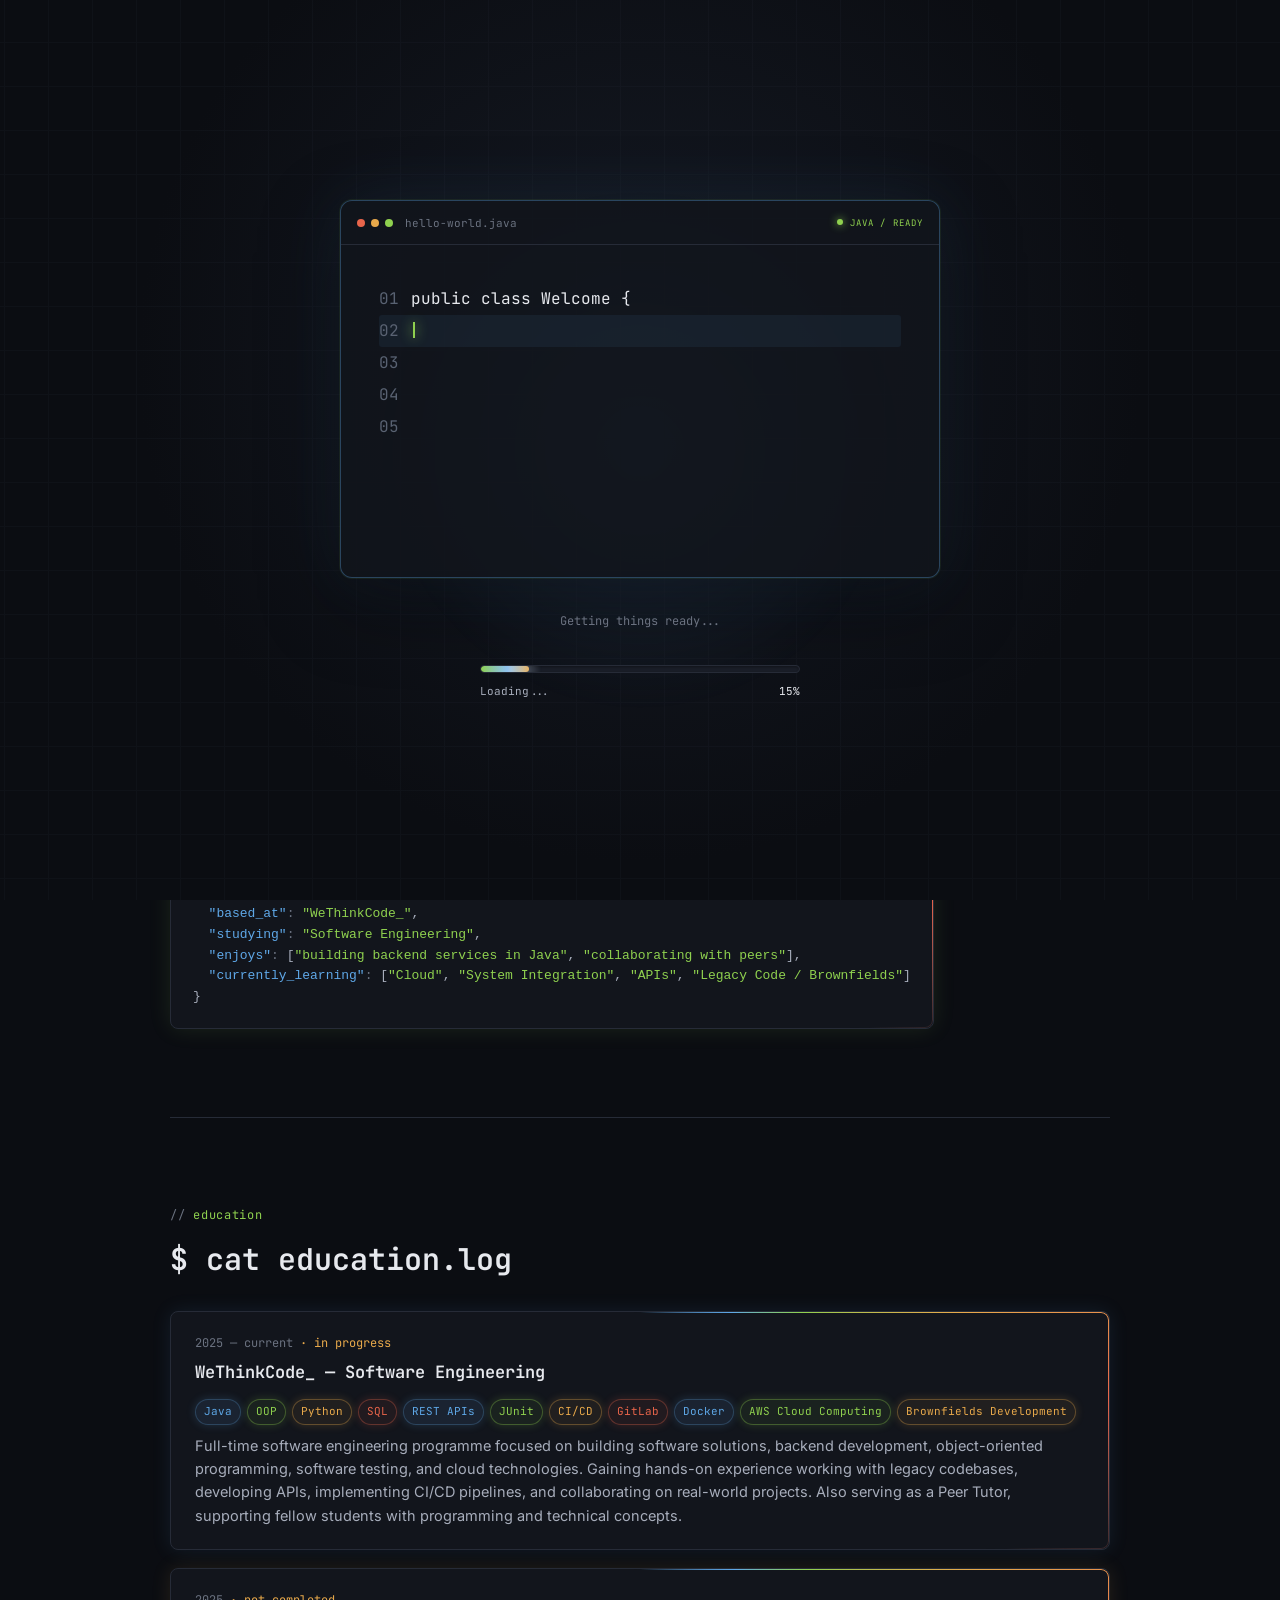
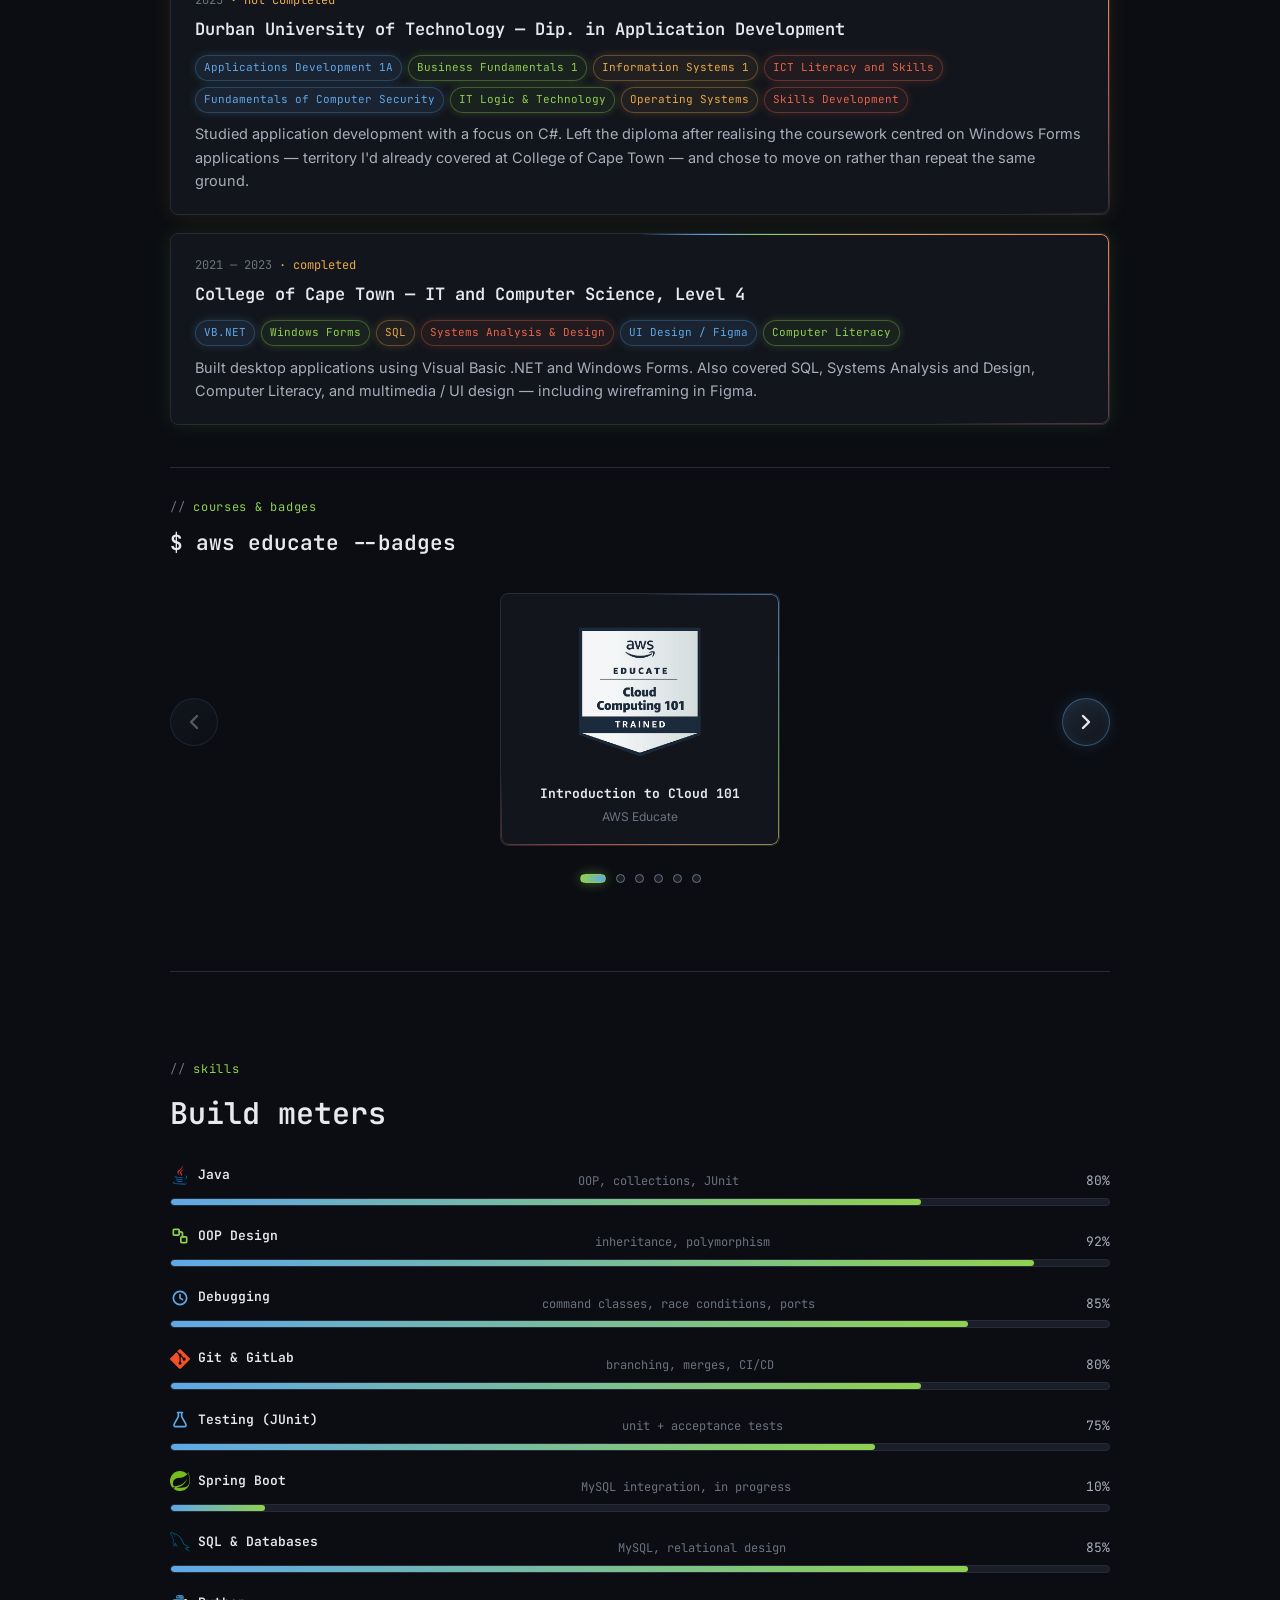
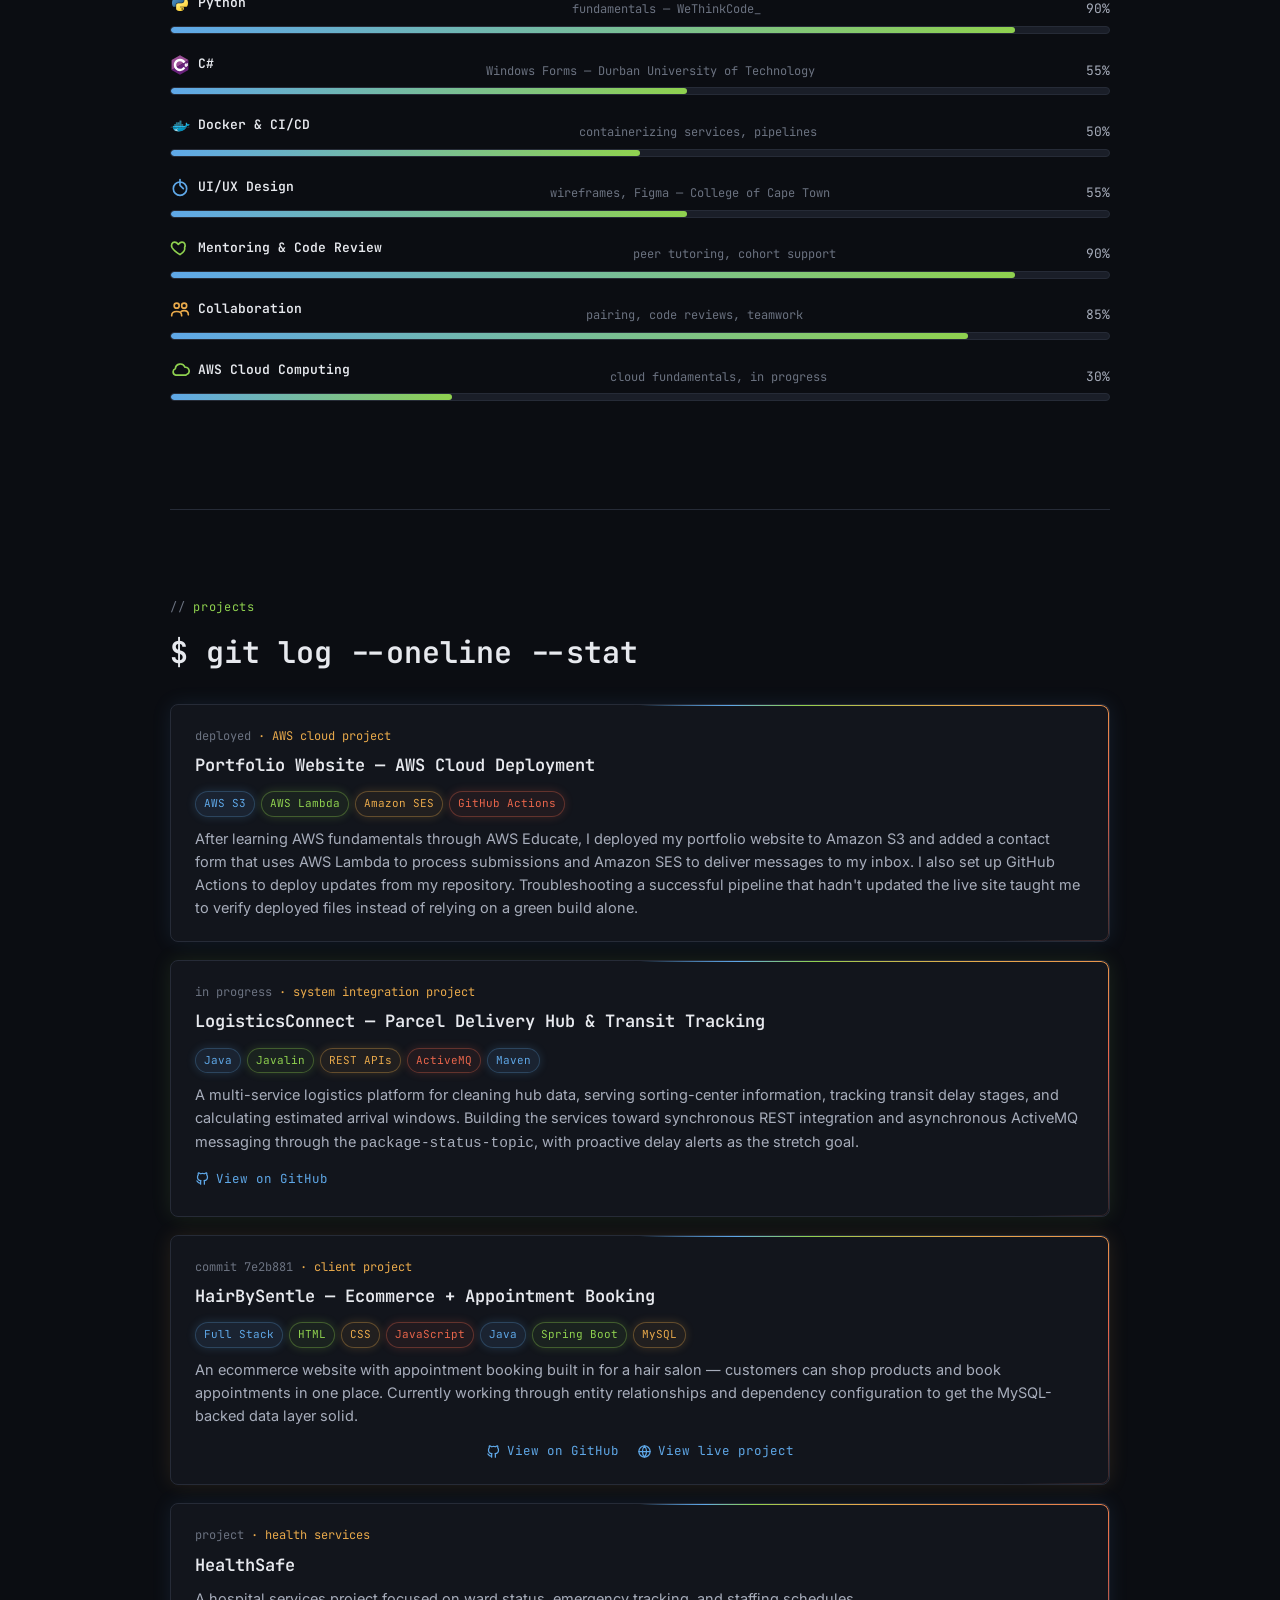
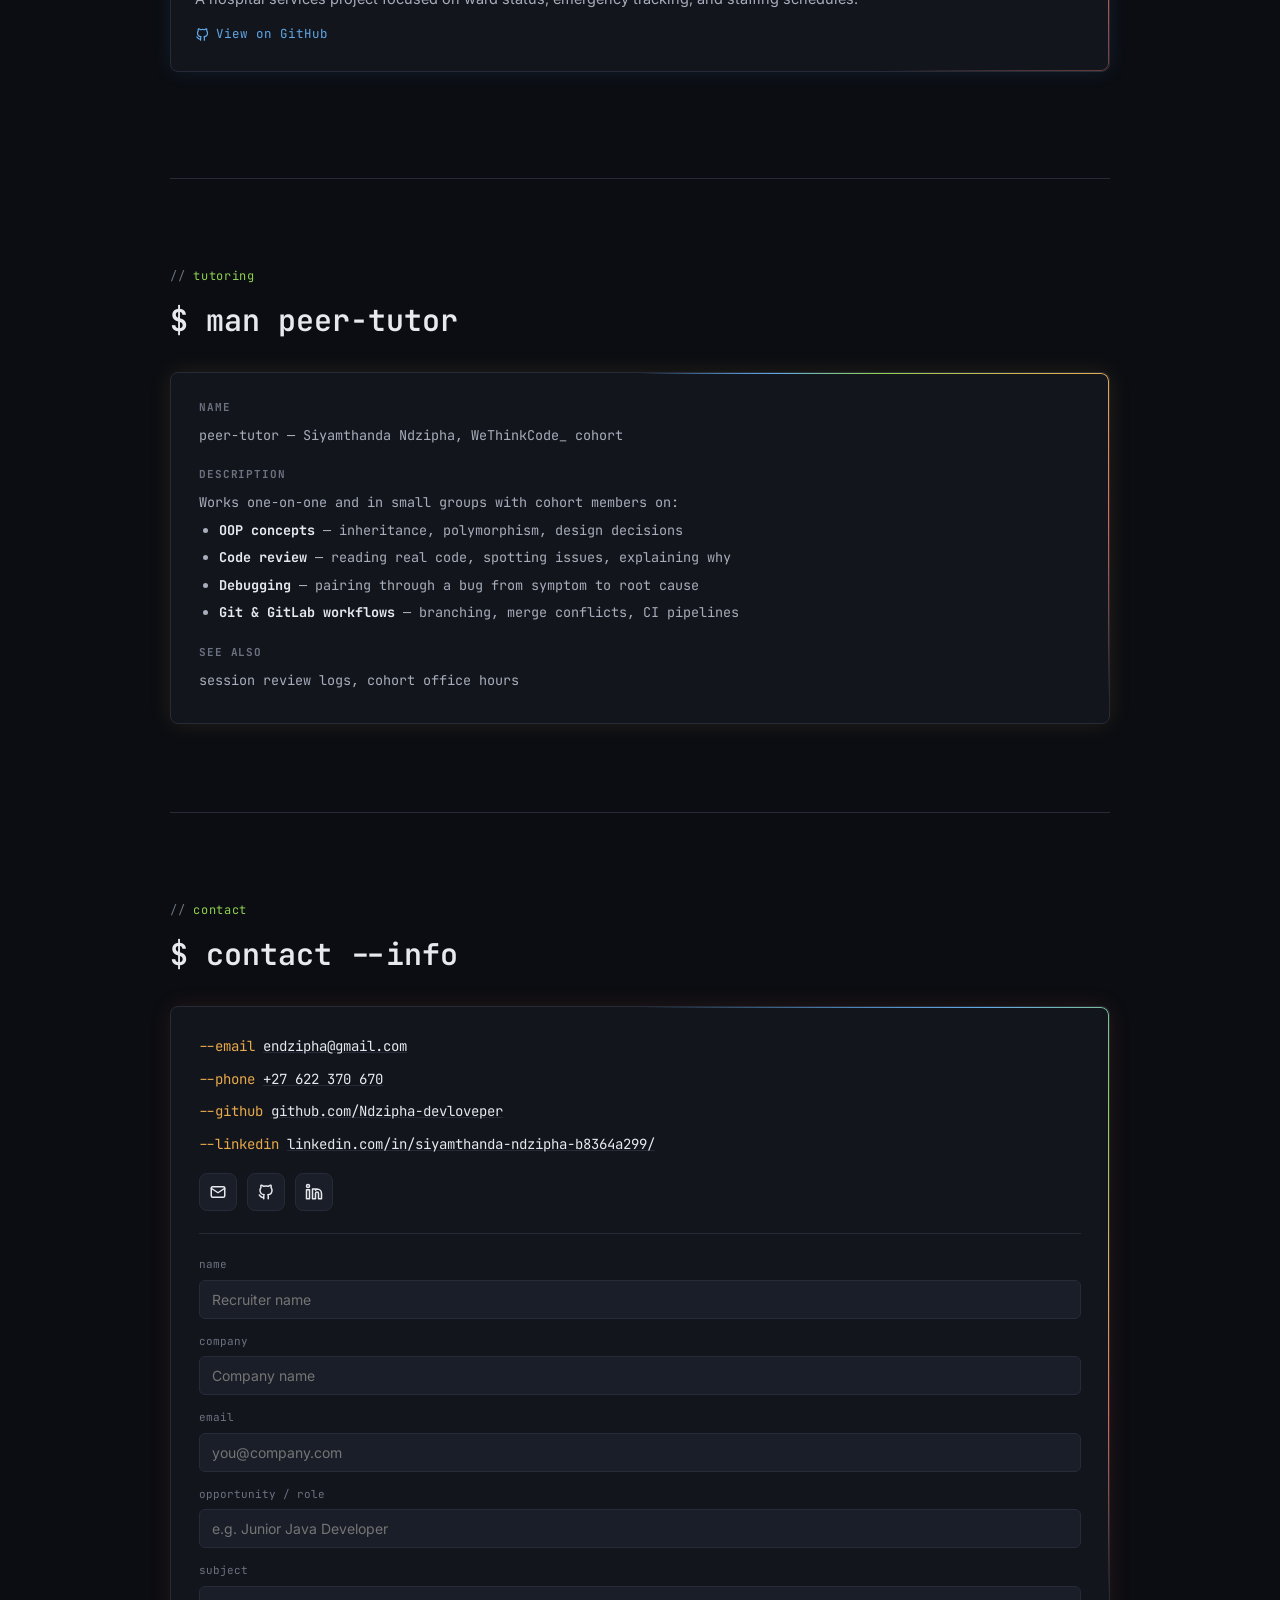
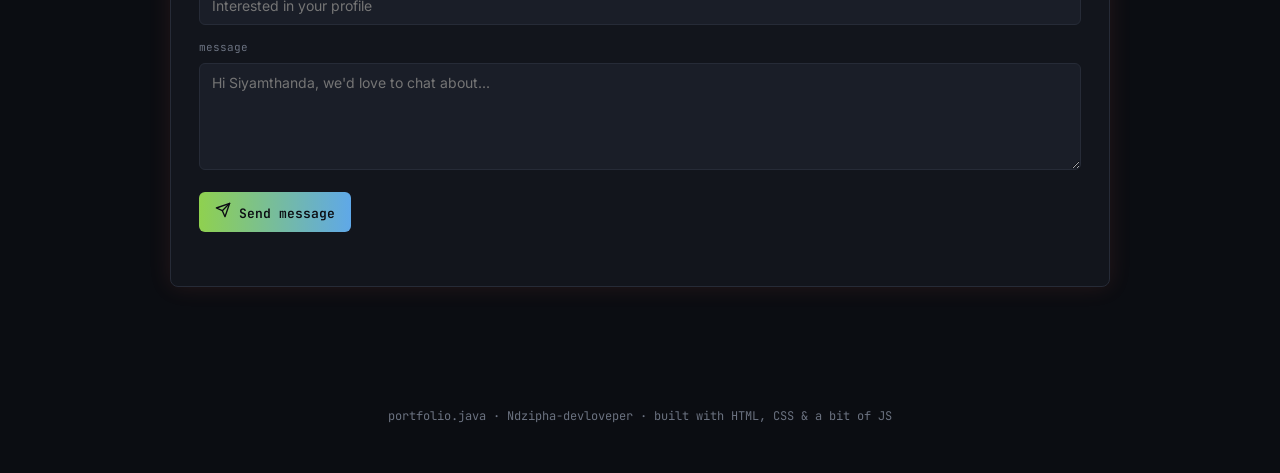
<file: index.html>
<!DOCTYPE html>
<html lang="en">
<head>
<meta charset="UTF-8">
<meta name="viewport" content="width=device-width, initial-scale=1.0">
<title>Siyamthanda Ndzipha — Java Developer & Tech Mentor</title>
<link rel="preconnect" href="https://fonts.googleapis.com">
<link rel="preconnect" href="https://fonts.gstatic.com" crossorigin>
<link href="https://fonts.googleapis.com/css2?family=JetBrains+Mono:wght@400;500;600;700&family=Inter:wght@400;500;600;700&display=swap" rel="stylesheet">
<link rel="stylesheet" href="css/style.css">
</head>
<body class="loading">

<div id="loader" aria-live="off">
  <div class="loader-glow"></div>
  <div class="loader-grid"></div>

  <div class="hello-window">
    <div class="hello-window-head">
      <div class="hello-traffic" aria-hidden="true"><span></span><span></span><span></span></div>
      <span>hello-world.java</span>
      <span class="hello-live" id="helloLive">JAVA / READY</span>
    </div>
    <div class="hello-code" aria-label="Java program being typed">
      <div class="hello-code-row"><span class="hello-line-number">01</span><code id="helloLine1"></code></div>
      <div class="hello-code-row"><span class="hello-line-number">02</span><code id="helloLine2"></code></div>
      <div class="hello-code-row"><span class="hello-line-number">03</span><code id="helloLine3"></code></div>
      <div class="hello-code-row"><span class="hello-line-number">04</span><code id="helloLine4"></code></div>
      <div class="hello-code-row"><span class="hello-line-number">05</span><code id="helloLine5"></code></div>
      <div class="hello-console-row" id="compileCommand"></div>
      <div class="hello-console-row" id="runCommand"></div>
      <div class="hello-console-row hello-output-row" id="helloOutput"></div>
    </div>
  </div>

  <div class="loader-caption" id="loaderCaption">Getting things ready...</div>

  <div class="loader-bar-wrap">
    <div class="loader-track">
      <div class="loader-fill" id="loaderFill"></div>
    </div>
    <div class="loader-text">
      <span class="status" id="loaderStatus" role="status" aria-live="polite">Loading...</span>
      <span class="pct" id="loaderPct">0%</span>
    </div>
  </div>
</div>

<div class="chrome">
  <div class="tabbar">
    <div class="traffic"><span></span><span></span><span></span></div>
    <div class="filename">portfolio.java</div>
    <nav class="tabnav">
      <button data-target="#hero">Home</button>
      <button data-target="#about">About</button>
      <button data-target="#education">Education</button>
      <button data-target="#skills">Skills</button>
      <button data-target="#projects">Projects</button>
      <button data-target="#tutoring">Tutoring</button>
      <button data-target="#contact">Contact</button>
    </nav>
  </div>
  <div class="pipeline">
    <div class="pipeline-track">
      <div class="pipeline-fill" id="pipelineFill"></div>
    </div>
    <div class="pipeline-label">
      <span class="stage" id="pipelineStage">$ mvn clean install — INIT</span>
      <span class="pct" id="pipelinePct">0%</span>
    </div>
  </div>
</div>

<main>

  <section class="hero" id="hero">
    <div class="terminal">
      <div class="terminal-head">
        <span></span><span></span><span></span>
        <div class="terminal-title">zsh — sndzipha@wethinkcode</div>
      </div>
      <div class="terminal-body">
        <div><span class="prompt">$</span> <span class="cmd">whoami</span></div>
        <div class="out"><b>Siyamthanda Ndzipha</b> — Aspiring Software Cloud / DevOps Engineer</div>

        <div><span class="prompt">$</span> <span class="cmd">cat status.log</span></div>
        <div class="out">
          I'm a Software Engineering student passionate about building innovative software solutions, developing backend systems, and exploring cloud technologies. Currently studying at <b>WeThinkCode_</b>, I'm focused on improving my skills in Java, Python, Spring Boot, and AWS. I'm always eager to learn, collaborate, and take on new challenges. Check out my work below!<span class="cursor"></span>
        </div>
      </div>
    </div>
    <div class="cta-row">
      <a class="btn-cv" href="files/Siyamthanda_Ndzipha_Resumee.pdf" download>
        <span class="dl-icon"><svg viewBox="0 0 24 24" fill="none" stroke="currentColor" stroke-width="2.2" stroke-linecap="round" stroke-linejoin="round"><path d="M12 3v12"/><path d="M7 10l5 5 5-5"/><path d="M5 21h14"/></svg></span>
        Download CV
      </a>
    </div>
  </section>

  <section id="about">
    <p class="eyebrow">about</p>
    <h2>Profile</h2>
    <div class="about-grid">
      <div class="json-card">
<pre style="margin:0; white-space:pre-wrap;">{
  <span class="k">"name"</span><span class="punct">:</span> <span class="s">"Siyamthanda Ndzipha"</span>,
  <span class="k">"role"</span><span class="punct">:</span> <span class="s">"Peer Tutor / Tech Mentor"</span>,
  <span class="k">"based_at"</span><span class="punct">:</span> <span class="s">"WeThinkCode_"</span>,
  <span class="k">"studying"</span><span class="punct">:</span> <span class="s">"Software Engineering"</span>,
  <span class="k">"enjoys"</span><span class="punct">:</span> [<span class="s">"building backend services in Java"</span>, <span class="s">"collaborating with peers"</span>],
  <span class="k">"currently_learning"</span><span class="punct">:</span> [<span class="s">"Cloud"</span>, <span class="s">"System Integration"</span>, <span class="s">"APIs"</span>, <span class="s">"Legacy Code / Brownfields"</span>]
}</pre>
      </div>
    </div>
  </section>

  <section id="education">
    <p class="eyebrow">education</p>
    <h2>$ cat education.log</h2>

    <div class="log-entry">
      <div class="log-meta"><span class="hash">2025 — current</span> · in progress</div>
      <div class="log-title">WeThinkCode_ — Software Engineering</div>
      <div class="log-tags"><span>Java</span><span>OOP</span><span>Python</span><span>SQL</span><span>REST APIs</span><span>JUnit</span><span>CI/CD</span><span>GitLab</span><span>Docker</span><span>AWS Cloud Computing</span><span>Brownfields Development</span></div>
      <p>Full-time software engineering programme focused on building software solutions, backend development, object-oriented programming, software testing, and cloud technologies. Gaining hands-on experience working with legacy codebases, developing APIs, implementing CI/CD pipelines, and collaborating on real-world projects. Also serving as a Peer Tutor, supporting fellow students with programming and technical concepts.</p>
    </div>

    <div class="log-entry">
      <div class="log-meta"><span class="hash">2025</span> · not completed</div>
      <div class="log-title">Durban University of Technology — Dip. in Application Development</div>
      <div class="log-tags"><span>Applications Development 1A</span><span>Business Fundamentals 1</span><span>Information Systems 1</span><span>ICT Literacy and Skills</span><span>Fundamentals of Computer Security</span><span>IT Logic &amp; Technology</span><span>Operating Systems</span><span>Skills Development</span></div>
      <p>Studied application development with a focus on C#. Left the diploma after realising the coursework centred on Windows Forms applications — territory I'd already covered at College of Cape Town — and chose to move on rather than repeat the same ground.</p>
    </div>

    <div class="log-entry">
      <div class="log-meta"><span class="hash">2021 — 2023</span> · completed</div>
      <div class="log-title">College of Cape Town — IT and Computer Science, Level 4</div>
      <div class="log-tags"><span>VB.NET</span><span>Windows Forms</span><span>SQL</span><span>Systems Analysis &amp; Design</span><span>UI Design / Figma</span><span>Computer Literacy</span></div>
      <p>Built desktop applications using Visual Basic .NET and Windows Forms. Also covered SQL, Systems Analysis and Design, Computer Literacy, and multimedia / UI design — including wireframing in Figma.</p>
    </div>

    <div class="education-badges">
    <p class="eyebrow">courses &amp; badges</p>
    <h3 class="badges-title">$ aws educate --badges</h3>
    <div class="badge-carousel" role="region" aria-label="AWS Educate badges">
      <button class="badge-arrow badge-prev" type="button" aria-label="Previous badge">
        <svg viewBox="0 0 24 24" fill="none" aria-hidden="true"><path d="m15 18-6-6 6-6"/></svg>
      </button>
      <div class="badge-viewport" id="badgeViewport" tabindex="0" aria-label="AWS Educate badge carousel">
       <div class="badge-track">
      <article class="badge-card">
        <img src="files/badges/aws-educate-introduction-to-cloud-101-training-badg.png" alt="AWS Educate Introduction to Cloud 101 badge" loading="lazy">
        <h3>Introduction to Cloud 101</h3>
        <p>AWS Educate</p>
      </article>
      <article class="badge-card">
        <img src="files/badges/aws-educate-getting-started-with-compute-training-b.png" alt="AWS Educate Getting Started with Compute badge" loading="lazy">
        <h3>Getting Started with Compute</h3>
        <p>AWS Educate</p>
      </article>
      <article class="badge-card">
        <img src="files/badges/aws-educate-getting-started-with-networking-trainin.png" alt="AWS Educate Getting Started with Networking badge" loading="lazy">
        <h3>Getting Started with Networking</h3>
        <p>AWS Educate</p>
      </article>
      <article class="badge-card">
        <img src="files/badges/aws-educate-getting-started-with-storage-training-b.png" alt="AWS Educate Getting Started with Storage badge" loading="lazy">
        <h3>Getting Started with Storage</h3>
        <p>AWS Educate</p>
      </article>
      <article class="badge-card">
        <img src="files/badges/aws-educate-getting-started-with-databases-training.png" alt="AWS Educate Getting Started with Databases badge" loading="lazy">
        <h3>Getting Started with Databases</h3>
        <p>AWS Educate</p>
      </article>
      <article class="badge-card">
        <img src="files/badges/aws-educate-getting-started-with-cloud-ops-training.png" alt="AWS Educate Getting Started with Cloud Ops badge" loading="lazy">
        <h3>Getting Started with Cloud Ops</h3>
        <p>AWS Educate</p>
      </article>
       </div>
      </div>
      <button class="badge-arrow badge-next" type="button" aria-label="Next badge">
        <svg viewBox="0 0 24 24" fill="none" aria-hidden="true"><path d="m9 18 6-6-6-6"/></svg>
      </button>
    </div>
    <div class="badge-dots" role="group" aria-label="Choose a badge">
      <button class="badge-dot" type="button" aria-label="Show Introduction to Cloud 101 badge" aria-current="true"></button>
      <button class="badge-dot" type="button" aria-label="Show Getting Started with Compute badge" aria-current="false"></button>
      <button class="badge-dot" type="button" aria-label="Show Getting Started with Networking badge" aria-current="false"></button>
      <button class="badge-dot" type="button" aria-label="Show Getting Started with Storage badge" aria-current="false"></button>
      <button class="badge-dot" type="button" aria-label="Show Getting Started with Databases badge" aria-current="false"></button>
      <button class="badge-dot" type="button" aria-label="Show Getting Started with Cloud Ops badge" aria-current="false"></button>
    </div>
    </div>
  </section>

  <section id="skills">
    <p class="eyebrow">skills</p>
    <h2>Build meters</h2>

    <div class="meter-row" data-level="80">
      <div class="meter-top"><span class="name"><span class="skill-icon"><svg viewBox="0 0 128 128" xmlns="http://www.w3.org/2000/svg"><path fill="#0074BD" d="M47.617 98.12s-4.767 2.774 3.397 3.71c9.892 1.13 14.947.968 25.845-1.092 0 0 2.871 1.795 6.873 3.351-24.439 10.47-55.308-.607-36.115-5.969zm-2.988-13.665s-5.348 3.959 2.823 4.805c10.567 1.091 18.91 1.18 33.354-1.6 0 0 1.993 2.025 5.132 3.131-29.542 8.64-62.446.68-41.309-6.336z"/><path fill="#EA2D2E" d="M69.802 61.271c6.025 6.935-1.58 13.17-1.58 13.17s15.289-7.891 8.269-17.777c-6.559-9.215-11.587-13.792 15.635-29.58 0 .001-42.731 10.67-22.324 34.187z"/><path fill="#0074BD" d="M102.123 108.229s3.529 2.91-3.888 5.159c-14.102 4.272-58.706 5.56-71.094.171-4.451-1.938 3.899-4.625 6.526-5.192 2.739-.593 4.303-.485 4.303-.485-4.953-3.487-32.013 6.85-13.743 9.815 49.821 8.076 90.817-3.637 77.896-9.468zM49.912 70.294s-22.686 5.389-8.033 7.348c6.188.828 18.518.638 30.011-.326 9.39-.789 18.813-2.474 18.813-2.474s-3.308 1.419-5.704 3.053c-23.042 6.061-67.544 3.238-54.731-2.958 10.832-5.239 19.644-4.643 19.644-4.643zm40.697 22.747c23.421-12.167 12.591-23.86 5.032-22.285-1.848.385-2.677.72-2.677.72s.688-1.079 2-1.543c14.953-5.255 26.451 15.503-4.823 23.725 0-.002.359-.327.468-.617z"/><path fill="#EA2D2E" d="M76.491 1.587S89.459 14.563 64.188 34.51c-20.266 16.006-4.621 25.13-.007 35.559-11.831-10.673-20.509-20.07-14.688-28.815C58.041 28.42 81.722 22.195 76.491 1.587z"/><path fill="#0074BD" d="M52.214 126.021c22.476 1.437 57-.8 57.817-11.436 0 0-1.571 4.032-18.577 7.231-19.186 3.612-42.854 3.191-56.887.874 0 .001 2.875 2.381 17.647 3.331z"/></svg></span>Java</span><span class="note">OOP, collections, JUnit</span><span class="val">80%</span></div>
      <div class="meter-track"><div class="meter-fill"></div></div>
    </div>

    <div class="meter-row" data-level="92">
      <div class="meter-top"><span class="name"><span class="skill-icon"><svg viewBox="0 0 24 24" fill="none" stroke="currentColor" stroke-width="2" stroke-linecap="round" stroke-linejoin="round"><rect x="4" y="4" width="7" height="7" rx="1"/><rect x="13" y="13" width="7" height="7" rx="1"/><path d="M11 7h2a2 2 0 0 1 2 2v4"/></svg></span>OOP Design</span><span class="note">inheritance, polymorphism</span><span class="val">92%</span></div>
      <div class="meter-track"><div class="meter-fill"></div></div>
    </div>

    <div class="meter-row" data-level="85">
      <div class="meter-top"><span class="name"><span class="skill-icon"><svg viewBox="0 0 24 24" fill="none" stroke="currentColor" stroke-width="2" stroke-linecap="round" stroke-linejoin="round"><circle cx="12" cy="12" r="8"/><path d="M12 8v4l3 2"/></svg></span>Debugging</span><span class="note">command classes, race conditions, ports</span><span class="val">85%</span></div>
      <div class="meter-track"><div class="meter-fill"></div></div>
    </div>

    <div class="meter-row" data-level="80">
      <div class="meter-top"><span class="name"><span class="skill-icon"><svg viewBox="0 0 128 128" xmlns="http://www.w3.org/2000/svg"><path fill="#F34F29" d="M124.737 58.378L69.621 3.264c-3.172-3.174-8.32-3.174-11.497 0L46.68 14.71l14.518 14.518c3.375-1.139 7.243-.375 9.932 2.314 2.703 2.706 3.461 6.607 2.294 9.993l13.992 13.993c3.385-1.167 7.292-.413 9.994 2.295 3.78 3.777 3.78 9.9 0 13.679a9.673 9.673 0 01-13.683 0 9.677 9.677 0 01-2.105-10.521L68.574 47.933l-.002 34.341a9.708 9.708 0 012.559 1.828c3.778 3.777 3.778 9.898 0 13.683-3.779 3.777-9.904 3.777-13.679 0-3.778-3.784-3.778-9.905 0-13.683a9.65 9.65 0 013.167-2.11V47.333a9.581 9.581 0 01-3.167-2.111c-2.862-2.86-3.551-7.06-2.083-10.576L41.056 20.333 3.264 58.123a8.133 8.133 0 000 11.5l55.117 55.114c3.174 3.174 8.32 3.174 11.499 0l54.858-54.858a8.135 8.135 0 00-.001-11.501z"/></svg></span>Git &amp; GitLab</span><span class="note">branching, merges, CI/CD</span><span class="val">80%</span></div>
      <div class="meter-track"><div class="meter-fill"></div></div>
    </div>

    <div class="meter-row" data-level="75">
      <div class="meter-top"><span class="name"><span class="skill-icon"><svg viewBox="0 0 24 24" fill="none" stroke="currentColor" stroke-width="2" stroke-linecap="round" stroke-linejoin="round"><path d="M9 3h6M10 3v5l-5 9a2 2 0 0 0 2 3h10a2 2 0 0 0 2-3l-5-9V3"/></svg></span>Testing (JUnit)</span><span class="note">unit + acceptance tests</span><span class="val">75%</span></div>
      <div class="meter-track"><div class="meter-fill"></div></div>
    </div>

    <div class="meter-row" data-level="10">
      <div class="meter-top"><span class="name"><span class="skill-icon"><svg viewBox="0 0 128 128" xmlns="http://www.w3.org/2000/svg"><path fill="#77bc1f" d="M116.452 6.643a59.104 59.104 0 01-6.837 12.136A64.249 64.249 0 0064.205-.026C28.984-.026 0 28.982 0 64.242a64.316 64.316 0 0019.945 46.562l2.368 2.1a64.22 64.22 0 0041.358 15.122c33.487 0 61.637-26.24 64.021-59.683 1.751-16.371-3.051-37.077-11.24-61.7zM29.067 111.17a5.5 5.5 0 01-4.269 2.034c-3.018 0-5.487-2.484-5.487-5.502 0-3.017 2.485-5.501 5.487-5.501 1.25 0 2.485.433 3.452 1.234 2.351 1.9 2.718 5.384.817 7.735zm87.119-19.238c-15.843 21.122-49.68 14.003-71.376 15.02 0 0-3.852.234-7.721.867 0 0 1.45-.617 3.335-1.334 15.226-5.301 22.43-6.335 31.685-11.086 17.427-8.869 34.654-28.274 38.24-48.463-6.637 19.422-26.75 36.11-45.077 42.895-12.557 4.635-35.238 9.136-35.238 9.136l-.917-.484c-15.442-7.518-15.91-40.977 12.157-51.78 12.291-4.735 24.048-2.134 37.323-5.302 14.175-3.367 30.568-14.004 37.238-27.874 7.471 22.19 16.46 56.932.35 78.405z"/></svg></span>Spring Boot</span><span class="note">MySQL integration, in progress</span><span class="val">10%</span></div>
      <div class="meter-track"><div class="meter-fill"></div></div>
    </div>

    <div class="meter-row" data-level="85">
      <div class="meter-top"><span class="name"><span class="skill-icon"><svg viewBox="0 0 128 128" xmlns="http://www.w3.org/2000/svg"><path fill="#00618A" d="M117.688 98.242c-6.973-.191-12.297.461-16.852 2.379-1.293.547-3.355.559-3.566 2.18.711.746.82 1.859 1.387 2.777 1.086 1.754 2.922 4.113 4.559 5.352 1.789 1.348 3.633 2.793 5.551 3.961 3.414 2.082 7.223 3.27 10.504 5.352 1.938 1.23 3.859 2.777 5.75 4.164.934.684 1.563 1.75 2.773 2.18v-.195c-.637-.812-.801-1.93-1.387-2.777l-2.578-2.578c-2.52-3.344-5.719-6.281-9.117-8.719-2.711-1.949-8.781-4.578-9.91-7.73l-.199-.199c1.922-.219 4.172-.914 5.949-1.391 2.98-.797 5.645-.59 8.719-1.387l4.164-1.187v-.793c-1.555-1.594-2.664-3.707-4.359-5.152-4.441-3.781-9.285-7.555-14.273-10.703-2.766-1.746-6.184-2.883-9.117-4.363-.988-.496-2.719-.758-3.371-1.586-1.539-1.961-2.379-4.449-3.566-6.738-2.488-4.793-4.93-10.023-7.137-15.066-1.504-3.437-2.484-6.828-4.359-9.91-9-14.797-18.687-23.73-33.695-32.508-3.195-1.867-7.039-2.605-11.102-3.57l-6.543-.395c-1.332-.555-2.715-2.184-3.965-2.977C16.977 3.52 4.223-3.312.539 5.672-1.785 11.34 4.016 16.871 6.09 19.746c1.457 2.012 3.32 4.273 4.359 6.539.688 1.492.805 2.984 1.391 4.559 1.438 3.883 2.695 8.109 4.559 11.695.941 1.816 1.98 3.727 3.172 5.352.727.996 1.98 1.438 2.18 2.973-1.227 1.715-1.297 4.375-1.984 6.543-3.098 9.77-1.926 21.91 2.578 29.137 1.383 2.223 4.641 6.98 9.117 5.156 3.918-1.598 3.043-6.539 4.164-10.902.254-.988.098-1.715.594-2.379v.199l3.57 7.133c2.641 4.254 7.324 8.699 11.297 11.699 2.059 1.555 3.68 4.242 6.344 5.152v-.199h-.199c-.516-.805-1.324-1.137-1.98-1.781-1.551-1.523-3.277-3.414-4.559-5.156-3.613-4.902-6.805-10.27-9.711-15.855-1.391-2.668-2.598-5.609-3.77-8.324-.453-1.047-.445-2.633-1.387-3.172-1.281 1.988-3.172 3.598-4.164 5.945-1.582 3.754-1.789 8.336-2.375 13.082-.348.125-.195.039-.398.199-2.762-.668-3.73-3.508-4.758-5.949-2.594-6.164-3.078-16.09-.793-23.191.59-1.836 3.262-7.617 2.18-9.316-.516-1.691-2.219-2.672-3.172-3.965-1.18-1.598-2.355-3.703-3.172-5.551-2.125-4.805-3.113-10.203-5.352-15.062-1.07-2.324-2.875-4.676-4.359-6.738-1.645-2.289-3.484-3.977-4.758-6.742-.453-.984-1.066-2.559-.398-3.566.215-.684.516-.969 1.191-1.191 1.148-.887 4.352.297 5.547.793 3.18 1.32 5.832 2.578 8.527 4.363 1.289.855 2.598 2.512 4.16 2.973h1.785c2.789.641 5.914.195 8.523.988 4.609 1.402 8.738 3.582 12.488 5.949 11.422 7.215 20.766 17.48 27.156 29.734 1.027 1.973 1.473 3.852 2.379 5.945 1.824 4.219 4.125 8.559 5.941 12.688 1.816 4.113 3.582 8.27 6.148 11.695 1.348 1.801 6.551 2.766 8.918 3.766 1.66.699 4.379 1.43 5.949 2.379 3 1.809 5.906 3.965 8.723 5.945 1.402.992 5.73 3.168 5.945 4.957zm-88.605-75.52c-1.453-.027-2.48.156-3.566.395v.199h.195c.695 1.422 1.918 2.34 2.777 3.566l1.98 4.164.199-.195c1.227-.867 1.789-2.25 1.781-4.363-.492-.52-.562-1.164-.992-1.785-.562-.824-1.66-1.289-2.375-1.98zm0 0"/></svg></span>SQL &amp; Databases</span><span class="note">MySQL, relational design</span><span class="val">85%</span></div>
      <div class="meter-track"><div class="meter-fill"></div></div>
    </div>

    <div class="meter-row" data-level="90">
      <div class="meter-top"><span class="name"><span class="skill-icon"><svg viewBox="0 0 128 128" xmlns="http://www.w3.org/2000/svg"><linearGradient id="python-original-a" gradientUnits="userSpaceOnUse" x1="70.252" y1="1237.476" x2="170.659" y2="1151.089" gradientTransform="matrix(.563 0 0 -.568 -29.215 707.817)"><stop offset="0" stop-color="#5A9FD4"/><stop offset="1" stop-color="#306998"/></linearGradient><linearGradient id="python-original-b" gradientUnits="userSpaceOnUse" x1="209.474" y1="1098.811" x2="173.62" y2="1149.537" gradientTransform="matrix(.563 0 0 -.568 -29.215 707.817)"><stop offset="0" stop-color="#FFD43B"/><stop offset="1" stop-color="#FFE873"/></linearGradient><path fill="url(#python-original-a)" d="M63.391 1.988c-4.222.02-8.252.379-11.8 1.007-10.45 1.846-12.346 5.71-12.346 12.837v9.411h24.693v3.137H29.977c-7.176 0-13.46 4.313-15.426 12.521-2.268 9.405-2.368 15.275 0 25.096 1.755 7.311 5.947 12.519 13.124 12.519h8.491V67.234c0-8.151 7.051-15.34 15.426-15.34h24.665c6.866 0 12.346-5.654 12.346-12.548V15.833c0-6.693-5.646-11.72-12.346-12.837-4.244-.706-8.645-1.027-12.866-1.008zM50.037 9.557c2.55 0 4.634 2.117 4.634 4.721 0 2.593-2.083 4.69-4.634 4.69-2.56 0-4.633-2.097-4.633-4.69-.001-2.604 2.073-4.721 4.633-4.721z" transform="translate(0 10.26)"/><path fill="url(#python-original-b)" d="M91.682 28.38v10.966c0 8.5-7.208 15.655-15.426 15.655H51.591c-6.756 0-12.346 5.783-12.346 12.549v23.515c0 6.691 5.818 10.628 12.346 12.547 7.816 2.297 15.312 2.713 24.665 0 6.216-1.801 12.346-5.423 12.346-12.547v-9.412H63.938v-3.138h37.012c7.176 0 9.852-5.005 12.348-12.519 2.578-7.735 2.467-15.174 0-25.096-1.774-7.145-5.161-12.521-12.348-12.521h-9.268zM77.809 87.927c2.561 0 4.634 2.097 4.634 4.692 0 2.602-2.074 4.719-4.634 4.719-2.55 0-4.633-2.117-4.633-4.719 0-2.595 2.083-4.692 4.633-4.692z" transform="translate(0 10.26)"/></svg></span>Python</span><span class="note">fundamentals — WeThinkCode_</span><span class="val">90%</span></div>
      <div class="meter-track"><div class="meter-fill"></div></div>
    </div>

    <div class="meter-row" data-level="55">
      <div class="meter-top"><span class="name"><span class="skill-icon"><svg viewBox="0 0 128 128" xmlns="http://www.w3.org/2000/svg"><path fill="#9B4F96" d="M115.4 30.7L67.1 2.9c-.8-.5-1.9-.7-3.1-.7-1.2 0-2.3.3-3.1.7l-48 27.9c-1.7 1-2.9 3.5-2.9 5.4v55.7c0 1.1.2 2.4 1 3.5l106.8-62c-.6-1.2-1.5-2.1-2.4-2.7z"/><path fill="#68217A" d="M10.7 95.3c.5.8 1.2 1.5 1.9 1.9l48.2 27.9c.8.5 1.9.7 3.1.7 1.2 0 2.3-.3 3.1-.7l48-27.9c1.7-1 2.9-3.5 2.9-5.4V36.1c0-.9-.1-1.9-.6-2.8l-106.6 62z"/><path fill="#fff" d="M85.3 76.1C81.1 83.5 73.1 88.5 64 88.5c-13.5 0-24.5-11-24.5-24.5s11-24.5 24.5-24.5c9.1 0 17.1 5 21.3 12.5l13-7.5c-6.8-11.9-19.6-20-34.3-20-21.8 0-39.5 17.7-39.5 39.5s17.7 39.5 39.5 39.5c14.6 0 27.4-8 34.2-19.8l-12.9-7.6zM97 66.2l.9-4.3h-4.2v-4.7h5.1L100 51h4.9l-1.2 6.1h3.8l1.2-6.1h4.8l-1.2 6.1h2.4v4.7h-3.3l-.9 4.3h4.2v4.7h-5.1l-1.2 6h-4.9l1.2-6h-3.8l-1.2 6h-4.8l1.2-6h-2.4v-4.7H97zm4.8 0h3.8l.9-4.3h-3.8l-.9 4.3z"/></svg></span>C#</span><span class="note">Windows Forms — Durban University of Technology</span><span class="val">55%</span></div>
      <div class="meter-track"><div class="meter-fill"></div></div>
    </div>

    <div class="meter-row" data-level="50">
      <div class="meter-top"><span class="name"><span class="skill-icon"><svg viewBox="0 0 128 128" xmlns="http://www.w3.org/2000/svg"><path fill-rule="evenodd" clip-rule="evenodd" fill="#3A4D54" d="M73.8 50.8h11.3v11.5h5.7c2.6 0 5.3-.5 7.8-1.3 1.2-.4 2.6-1 3.8-1.7-1.6-2.1-2.4-4.7-2.6-7.3-.3-3.5.4-8.1 2.8-10.8l1.2-1.4 1.4 1.1c3.6 2.9 6.5 6.8 7.1 11.4 4.3-1.3 9.3-1 13.1 1.2l1.5.9-.8 1.6c-3.2 6.2-9.9 8.2-16.4 7.8-9.8 24.3-31 35.8-56.8 35.8-13.3 0-25.5-5-32.5-16.8l-.1-.2-1-2.1c-2.4-5.2-3.1-10.9-2.6-16.6l.2-1.7h9.6V50.8h11.3V39.6h22.5V28.3h13.5v22.5z"/><path fill="#00AADA" d="M110.4 55.1c.8-5.9-3.6-10.5-6.4-12.7-3.1 3.6-3.6 13.2 1.3 17.2-2.8 2.4-8.5 4.7-14.5 4.7H18.6c-.6 6.2.5 11.9 3 16.8l.8 1.5c.5.9 1.1 1.7 1.7 2.6 3 .2 5.7.3 8.2.2 4.9-.1 8.9-.7 12-1.7.5-.2.9.1 1.1.5.2.5-.1.9-.5 1.1-.4.1-.8.3-1.3.4-2.4.7-5 1.1-8.3 1.3h-.6c-1.3.1-2.7.1-4.2.1-1.6 0-3.1 0-4.9-.1 6 6.8 15.4 10.8 27.2 10.8 25 0 46.2-11.1 55.5-35.9 6.7.7 13.1-1 16-6.7-4.5-2.7-10.5-1.8-13.9-.1z"/><path fill="#28B8EB" d="M110.4 55.1c.8-5.9-3.6-10.5-6.4-12.7-3.1 3.6-3.6 13.2 1.3 17.2-2.8 2.4-8.5 4.7-14.5 4.7h-68c-.3 9.5 3.2 16.7 9.5 21 4.9-.1 8.9-.7 12-1.7.5-.2.9.1 1.1.5.2.5-.1.9-.5 1.1-.4.1-.8.3-1.3.4-2.4.7-5.2 1.2-8.5 1.4l-.1-.1c8.5 4.4 20.8 4.3 35-1.1 15.8-6.1 30.6-17.7 40.9-30.9-.2.1-.4.1-.5.2z"/><path fill="#028BB8" d="M18.7 71.8c.4 3.3 1.4 6.4 2.9 9.3l.8 1.5c.5.9 1.1 1.7 1.7 2.6 3 .2 5.7.3 8.2.2 4.9-.1 8.9-.7 12-1.7.5-.2.9.1 1.1.5.2.5-.1.9-.5 1.1-.4.1-.8.3-1.3.4-2.4.7-5.2 1.2-8.5 1.4h-.4c-1.3.1-2.7.1-4.1.1-1.6 0-3.2 0-4.9-.1 6 6.8 15.5 10.8 27.3 10.8 21.4 0 40-8.1 50.8-26H18.7v-.1z"/><path fill="#019BC6" d="M23.5 71.8c1.3 5.8 4.3 10.4 8.8 13.5 4.9-.1 8.9-0.7 12-1.7.5-.2.9.1 1.1.5.2.5-.1.9-.5 1.1-.4.1-.8.3-1.3.4-2.4.7-5.2 1.2-8.6 1.4 8.5 4.4 20.8 4.3 34.9-1.1 8.5-3.3 16.8-8.2 24.2-14.1H23.5z"/><path fill-rule="evenodd" clip-rule="evenodd" fill="#00ACD3" d="M28.4 52.7h9.8v9.8h-9.8v-9.8zm.8.8h.8v8.1h-.8v-8.1zm1.4 0h.8v8.1h-.8v-8.1zm1.5 0h.8v8.1h-.8v-8.1zm1.5 0h.8v8.1h-.8v-8.1zm1.5 0h.8v8.1h-.8v-8.1zm3-12h9.8v9.8h-9.8v-9.8zm.9.8h.8v8.1h-.8v-8.1zm1.4 0h.8v8.1h-.8v-8.1zm1.5 0h.8v8.1h-.8v-8.1zm1.5 0h.8v8.1h-.8v-8.1zm1.4 0h.8v8.1h-.8v-8.1zm1.5 0h.8v8.1h-.8v-8.1z"/><path fill-rule="evenodd" clip-rule="evenodd" fill="#23C2EE" d="M39.6 52.7h9.8v9.8h-9.8v-9.8zm.9.8h.8v8.1h-.8v-8.1zm1.4 0h.8v8.1h-.8v-8.1zm1.5 0h.8v8.1h-.8v-8.1zm1.5 0h.8v8.1h-.8v-8.1zm1.4 0h.8v8.1h-.8v-8.1zm1.5 0h.8v8.1h-.8v-8.1z"/><path fill-rule="evenodd" clip-rule="evenodd" fill="#00ACD3" d="M50.9 52.7h9.8v9.8h-9.8v-9.8zm.8.8h.8v8.1h-.8v-8.1zm1.5 0h.8v8.1h-.8v-8.1zm1.5 0h.8v8.1h-.8v-8.1zm1.4 0h.8v8.1h-.8v-8.1zm1.5 0h.8v8.1h-.8v-8.1zm1.5 0h.8v8.1h-.8v-8.1z"/><path fill-rule="evenodd" clip-rule="evenodd" fill="#23C2EE" d="M50.9 41.5h9.8v9.8h-9.8v-9.8zm.8.8h.8v8.1h-.8v-8.1zm1.5 0h.8v8.1h-.8v-8.1zm1.5 0h.8v8.1h-.8v-8.1zm1.4 0h.8v8.1h-.8v-8.1zm1.5 0h.8v8.1h-.8v-8.1zm1.5 0h.8v8.1h-.8v-8.1zm3.1 10.4H72v9.8h-9.8v-9.8zm.8.8h.8v8.1H63v-8.1zm1.5 0h.8v8.1h-.8v-8.1zm1.4 0h.8v8.1h-.8v-8.1zm1.5 0h.8v8.1h-.8v-8.1zm1.5 0h.8v8.1h-.8v-8.1zm1.5 0h.8v8.1h-.8v-8.1z"/><path fill-rule="evenodd" clip-rule="evenodd" fill="#00ACD3" d="M62.2 41.5H72v9.8h-9.8v-9.8zm.8.8h.8v8.1H63v-8.1zm1.5 0h.8v8.1h-.8v-8.1zm1.4 0h.8v8.1h-.8v-8.1zm1.5 0h.8v8.1h-.8v-8.1zm1.5 0h.8v8.1h-.8v-8.1zm1.5 0h.8v8.1h-.8v-8.1z"/><path fill-rule="evenodd" clip-rule="evenodd" fill="#23C2EE" d="M62.2 30.2H72V40h-9.8v-9.8zm.8.8h.8v8.1H63V31zm1.5 0h.8v8.1h-.8V31zm1.4 0h.8v8.1h-.8V31zm1.5 0h.8v8.1h-.8V31zm1.5 0h.8v8.1h-.8V31zm1.5 0h.8v8.1h-.8V31z"/><path fill-rule="evenodd" clip-rule="evenodd" fill="#00ACD3" d="M73.5 52.7h9.8v9.8h-9.8v-9.8zm.8.8h.8v8.1h-.8v-8.1zm1.4 0h.8v8.1h-.8v-8.1zm1.5 0h.8v8.1h-.8v-8.1zm1.5 0h.8v8.1h-.8v-8.1zm1.5 0h.8v8.1h-.8v-8.1zm1.5 0h.8v8.1h-.8v-8.1z"/><path fill-rule="evenodd" clip-rule="evenodd" fill="#D4EEF1" d="M48.8 78.3c1.5 0 2.7 1.2 2.7 2.7 0 1.5-1.2 2.7-2.7 2.7-1.5 0-2.7-1.2-2.7-2.7 0-1.5 1.2-2.7 2.7-2.7"/><path fill-rule="evenodd" clip-rule="evenodd" fill="#3A4D54" d="M48.8 79.1c.2 0 .5 0 .7.1-.2.1-.4.4-.4.7 0 .4.4.8.8.8.3 0 .6-.2.7-.4.1.2.1.5.1.7 0 1.1-.9 1.9-1.9 1.9-1.1 0-1.9-.9-1.9-1.9 0-1 .8-1.9 1.9-1.9M1.1 72.8h125.4c-2.7-.7-8.6-1.6-7.7-5.2-5 5.7-16.9 4-20 1.2-3.4 4.9-23 3-24.3-.8-4.2 5-17.3 5-21.5 0-1.4 3.8-21 5.7-24.3.8-3 2.8-15 4.5-20-1.2 1.1 3.5-4.9 4.5-7.6 5.2"/><path fill="#BFDBE0" d="M56 97.8c-6.7-3.2-10.3-7.5-12.4-12.2-2.5.7-5.5 1.2-8.9 1.4-1.3.1-2.7.1-4.1.1-1.7 0-3.4 0-5.2-.1 6 6 13.6 10.7 27.5 10.8H56z"/><path fill="#D4EEF1" d="M46.1 89.9c-.9-1.3-1.8-2.8-2.5-4.3-2.5.7-5.5 1.2-8.9 1.4 2.3 1.2 5.7 2.4 11.4 2.9z"/></svg></span>Docker &amp; CI/CD</span><span class="note">containerizing services, pipelines</span><span class="val">50%</span></div>
      <div class="meter-track"><div class="meter-fill"></div></div>
    </div>

    <div class="meter-row" data-level="55">
      <div class="meter-top"><span class="name"><span class="skill-icon"><svg viewBox="0 0 24 24" fill="none" stroke="currentColor" stroke-width="2" stroke-linecap="round" stroke-linejoin="round"><path d="M12 3v7l4 4"/><circle cx="12" cy="14" r="8"/></svg></span>UI/UX Design</span><span class="note">wireframes, Figma — College of Cape Town</span><span class="val">55%</span></div>
      <div class="meter-track"><div class="meter-fill"></div></div>
    </div>

    <div class="meter-row" data-level="90">
      <div class="meter-top"><span class="name"><span class="skill-icon"><svg viewBox="0 0 24 24" fill="none" stroke="currentColor" stroke-width="2" stroke-linecap="round" stroke-linejoin="round"><path d="M12 20s-7-4.35-9.5-8.5C.87 8.24 2.4 5 5.6 5c1.7 0 3 1 4.4 2.6C11.4 6 12.7 5 14.4 5c3.2 0 4.73 3.24 3.1 6.5C19 15.65 12 20 12 20z"/></svg></span>Mentoring &amp; Code Review</span><span class="note">peer tutoring, cohort support</span><span class="val">90%</span></div>
      <div class="meter-track"><div class="meter-fill"></div></div>
    </div>

    <div class="meter-row" data-level="85">
      <div class="meter-top"><span class="name"><span class="skill-icon"><svg viewBox="0 0 24 24" fill="none" stroke="currentColor" stroke-width="2" stroke-linecap="round" stroke-linejoin="round"><circle cx="8" cy="8" r="3"/><circle cx="17" cy="8" r="3"/><path d="M2 20c0-3 2.5-5 6-5s6 2 6 5M13 15.5c1-1 2.5-1.5 4-1.5 3 0 5 2 5 5"/></svg></span>Collaboration</span><span class="note">pairing, code reviews, teamwork</span><span class="val">85%</span></div>
      <div class="meter-track"><div class="meter-fill"></div></div>
    </div>

    <div class="meter-row" data-level="30">
      <div class="meter-top"><span class="name"><span class="skill-icon"><svg viewBox="0 0 24 24" fill="none" stroke="currentColor" stroke-width="2" stroke-linecap="round" stroke-linejoin="round"><path d="M20 16.2A4.5 4.5 0 0 0 18 7.5a6 6 0 0 0-11.6 1.8A4 4 0 0 0 7 17h12"/></svg></span>AWS Cloud Computing</span><span class="note">cloud fundamentals, in progress</span><span class="val">30%</span></div>
      <div class="meter-track"><div class="meter-fill"></div></div>
    </div>
  </section>

  <section id="projects">
    <p class="eyebrow">projects</p>
    <h2>$ git log --oneline --stat</h2>

    <div class="log-entry">
      <div class="log-meta"><span class="hash">deployed</span> · AWS cloud project</div>
      <div class="log-title">Portfolio Website — AWS Cloud Deployment</div>
      <div class="log-tags"><span>AWS S3</span><span>AWS Lambda</span><span>Amazon SES</span><span>GitHub Actions</span></div>
      <p>After learning AWS fundamentals through AWS Educate, I deployed my portfolio website to Amazon S3 and added a contact form that uses AWS Lambda to process submissions and Amazon SES to deliver messages to my inbox. I also set up GitHub Actions to deploy updates from my repository. Troubleshooting a successful pipeline that hadn't updated the live site taught me to verify deployed files instead of relying on a green build alone.</p>
    </div>

    <div class="log-entry">
      <div class="log-meta"><span class="hash">in progress</span> · system integration project</div>
      <div class="log-title">LogisticsConnect — Parcel Delivery Hub &amp; Transit Tracking</div>
      <div class="log-tags"><span>Java</span><span>Javalin</span><span>REST APIs</span><span>ActiveMQ</span><span>Maven</span></div>
      <p>A multi-service logistics platform for cleaning hub data, serving sorting-center information, tracking transit delay stages, and calculating estimated arrival windows. Building the services toward synchronous REST integration and asynchronous ActiveMQ messaging through the <code>package-status-topic</code>, with proactive delay alerts as the stretch goal.</p>
      <a class="log-link" href="https://github.com/Ndzipha-devloveper/sin-001-logisticsconnect" target="_blank" rel="noopener">
        <svg viewBox="0 0 24 24" fill="none" stroke="currentColor" stroke-width="2" stroke-linecap="round" stroke-linejoin="round"><path d="M9 19c-4.3 1.4-4.3-2.5-6-3m12 5v-3.5c0-1 .1-1.4-.5-2 2.8-.3 5.5-1.4 5.5-6a4.6 4.6 0 0 0-1.3-3.2 4.2 4.2 0 0 0-.1-3.2s-1.1-.3-3.5 1.3a12.3 12.3 0 0 0-6.2 0C6.5 2.8 5.4 3.1 5.4 3.1a4.2 4.2 0 0 0-.1 3.2A4.6 4.6 0 0 0 4 9.5c0 4.6 2.7 5.7 5.5 6-.6.6-.6 1.2-.5 2V21"/></svg>
        View on GitHub
      </a>
    </div>

    <div class="log-entry">
      <div class="log-meta"><span class="hash">commit 7e2b881</span> · client project</div>
      <div class="log-title">HairBySentle — Ecommerce + Appointment Booking</div>
      <div class="log-tags"><span>Full Stack</span><span>HTML</span><span>CSS</span><span>JavaScript</span><span>Java</span><span>Spring Boot</span><span>MySQL</span></div>
      <p>An ecommerce website with appointment booking built in for a hair salon — customers can shop products and book appointments in one place. Currently working through entity relationships and dependency configuration to get the MySQL-backed data layer solid.</p>
      <div class="project-links">
        <a class="log-link" href="https://github.com/yourusername/hairbysentle" target="_blank" rel="noopener">
          <svg viewBox="0 0 24 24" fill="none" stroke="currentColor" stroke-width="2" stroke-linecap="round" stroke-linejoin="round"><path d="M9 19c-4.3 1.4-4.3-2.5-6-3m12 5v-3.5c0-1 .1-1.4-.5-2 2.8-.3 5.5-1.4 5.5-6a4.6 4.6 0 0 0-1.3-3.2 4.2 4.2 0 0 0-.1-3.2s-1.1-.3-3.5 1.3a12.3 12.3 0 0 0-6.2 0C6.5 2.8 5.4 3.1 5.4 3.1a4.2 4.2 0 0 0-.1 3.2A4.6 4.6 0 0 0 4 9.5c0 4.6 2.7 5.7 5.5 6-.6.6-.6 1.2-.5 2V21"/></svg>
          View on GitHub
        </a>
        <a class="log-link" href="https://ndzipha-devloveper.github.io/Hair-by-Sentle/" target="_blank" rel="noopener">
          <svg viewBox="0 0 24 24" fill="none" stroke="currentColor" stroke-width="2" stroke-linecap="round" stroke-linejoin="round"><circle cx="12" cy="12" r="9"/><path d="M3 12h18M12 3a14 14 0 0 1 0 18M12 3a14 14 0 0 0 0 18"/></svg>
          View live project
        </a>
      </div>
    </div>

    <div class="log-entry">
      <div class="log-meta"><span class="hash">project</span> · health services</div>
      <div class="log-title">HealthSafe</div>
      <p>A hospital services project focused on ward status, emergency tracking, and staffing schedules.</p>
      <a class="log-link" href="https://github.com/Ndzipha-devloveper/sin-000-healthsafe" target="_blank" rel="noopener">
        <svg viewBox="0 0 24 24" fill="none" stroke="currentColor" stroke-width="2" stroke-linecap="round" stroke-linejoin="round"><path d="M9 19c-4.3 1.4-4.3-2.5-6-3m12 5v-3.5c0-1 .1-1.4-.5-2 2.8-.3 5.5-1.4 5.5-6a4.6 4.6 0 0 0-1.3-3.2 4.2 4.2 0 0 0-.1-3.2s-1.1-.3-3.5 1.3a12.3 12.3 0 0 0-6.2 0C6.5 2.8 5.4 3.1 5.4 3.1a4.2 4.2 0 0 0-.1 3.2A4.6 4.6 0 0 0 4 9.5c0 4.6 2.7 5.7 5.5 6-.6.6-.6 1.2-.5 2V21"/></svg>
        View on GitHub
      </a>
    </div>
  </section>

  <section id="tutoring">
    <p class="eyebrow">tutoring</p>
    <h2>$ man peer-tutor</h2>
    <div class="manpage">
      <h3>NAME</h3>
      <p>peer-tutor — Siyamthanda Ndzipha, WeThinkCode_ cohort</p>

      <h3>DESCRIPTION</h3>
      <p>Works one-on-one and in small groups with cohort members on:</p>
      <ul>
        <li><strong>OOP concepts</strong> — inheritance, polymorphism, design decisions</li>
        <li><strong>Code review</strong> — reading real code, spotting issues, explaining why</li>
        <li><strong>Debugging</strong> — pairing through a bug from symptom to root cause</li>
        <li><strong>Git &amp; GitLab workflows</strong> — branching, merge conflicts, CI pipelines</li>
      </ul>

      <h3>SEE ALSO</h3>
      <p>session review logs, cohort office hours</p>
    </div>
  </section>

  <section id="contact">
    <p class="eyebrow">contact</p>
    <h2>$ contact --info</h2>
    <div class="contact-card">
      <div class="line"><span class="flag">--email</span> <a href="mailto:endzipha@gmail.com">endzipha@gmail.com</a></div>
      <div class="line"><span class="flag">--phone</span> <a href="tel:+27622370670">+27 622 370 670</a></div>
      <div class="line"><span class="flag">--github</span> <a href="https://github.com/Ndzipha-devloveper" target="_blank" rel="noopener">github.com/Ndzipha-devloveper</a></div>
      <div class="line"><span class="flag">--linkedin</span> <a href="https://www.linkedin.com/in/siyamthanda-ndzipha-b8364a299/" target="_blank" rel="noopener">linkedin.com/in/siyamthanda-ndzipha-b8364a299/</a></div>

      <div class="social-row">
        <a class="social-icon" href="mailto:your.email@example.com" aria-label="Email" title="Email">
          <svg viewBox="0 0 24 24" fill="none" stroke="currentColor" stroke-width="2" stroke-linecap="round" stroke-linejoin="round"><rect x="3" y="5" width="18" height="14" rx="2"/><path d="m3 7 9 6 9-6"/></svg>
        </a>
        <a class="social-icon" href="https://github.com/Ndzipha-devloveper" target="_blank" rel="noopener" aria-label="GitHub" title="GitHub">
          <svg viewBox="0 0 24 24" fill="none" stroke="currentColor" stroke-width="2" stroke-linecap="round" stroke-linejoin="round"><path d="M9 19c-4.3 1.4-4.3-2.5-6-3m12 5v-3.5c0-1 .1-1.4-.5-2 2.8-.3 5.5-1.4 5.5-6a4.6 4.6 0 0 0-1.3-3.2 4.2 4.2 0 0 0-.1-3.2s-1.1-.3-3.5 1.3a12.3 12.3 0 0 0-6.2 0C6.5 2.8 5.4 3.1 5.4 3.1a4.2 4.2 0 0 0-.1 3.2A4.6 4.6 0 0 0 4 9.5c0 4.6 2.7 5.7 5.5 6-.6.6-.6 1.2-.5 2V21"/></svg>
        </a>
        <a class="social-icon" href="https://www.linkedin.com/in/siyamthanda-ndzipha-b8364a299/" target="_blank" rel="noopener" aria-label="LinkedIn" title="LinkedIn">
          <svg viewBox="0 0 24 24" fill="none" stroke="currentColor" stroke-width="2" stroke-linecap="round" stroke-linejoin="round"><path d="M16 8a6 6 0 0 1 6 6v7h-4v-7a2 2 0 0 0-4 0v7h-4V8h4v1.5A6 6 0 0 1 16 8Z"/><rect x="2" y="9" width="4" height="12"/><circle cx="4" cy="4" r="2"/></svg>
        </a>
      </div>

      <form class="contact-form" id="contactForm" novalidate>
        <div class="field">
          <label for="cf-name">name</label>
          <input type="text" id="cf-name" name="name" required autocomplete="name" spellcheck="true" placeholder="Recruiter name">
        </div>
        <div class="field">
          <label for="cf-company">company</label>
          <input type="text" id="cf-company" name="company" autocomplete="organization" spellcheck="true" placeholder="Company name">
        </div>
        <div class="field">
          <label for="cf-email">email</label>
          <input type="email" id="cf-email" name="email" required autocomplete="email" spellcheck="false" placeholder="you@company.com">
        </div>
        <div class="field">
          <label for="cf-role">opportunity / role</label>
          <input type="text" id="cf-role" name="role" spellcheck="true" placeholder="e.g. Junior Java Developer">
        </div>
        <div class="field">
          <label for="cf-subject">subject</label>
          <input type="text" id="cf-subject" name="subject" required spellcheck="true" placeholder="Interested in your profile">
        </div>
        <div class="field">
          <label for="cf-message">message</label>
          <textarea id="cf-message" name="message" rows="5" required spellcheck="true" placeholder="Hi Siyamthanda, we'd love to chat about..."></textarea>
        </div>
        <div class="form-actions">
          <button type="submit" class="btn btn-primary" id="cf-submit">
            <span class="send-icon" aria-hidden="true"><svg viewBox="0 0 24 24" fill="none" stroke="currentColor" stroke-width="2" stroke-linecap="round" stroke-linejoin="round"><path d="M22 2 11 13"/><path d="m22 2-7 20-4-9-9-4Z"/></svg></span>
            <span class="send-label">Send message</span>
          </button>
        </div>
        <div class="form-status" id="cf-status"></div>
      </form>

      <div class="success-modal" id="successModal" aria-hidden="true">
        <div class="success-backdrop"></div>
        <div class="success-dialog" role="dialog" aria-modal="true" aria-labelledby="successTitle">
          <button class="success-close" id="successClose" type="button" aria-label="Close">×</button>
          <div class="developer-face" aria-hidden="true">
            <div class="dev-head">
              <span class="dev-eye dev-eye-left"></span>
              <span class="dev-eye dev-eye-right"></span>
              <span class="dev-mouth"></span>
            </div>
            <span class="dev-arm"><span class="dev-hand"></span></span>
          </div>
          <div class="success-check">✓</div>
          <h3 id="successTitle">Message sent!</h3>
          <p>Thanks for showing interest in my work. I really appreciate you reaching out — I'll get back to you as soon as I can.</p>
          <button class="btn btn-primary success-ok" id="successOk" type="button">Awesome, thanks!</button>
        </div>
      </div>
    </div>
  </section>

</main>

<footer>portfolio.java · Ndzipha-devloveper · built with HTML, CSS &amp; a bit of JS</footer>

<script src="js/script.js"></script>

</body>
</html>
</file>
<file: css/style.css>
:root{
    --bg-0:#0B0D12;
    --bg-1:#12151C;
    --bg-2:#1A1E28;
    --line:#262B37;
    --text-hi:#E7E9EE;
    --text-mid:#A7ADBB;
    --text-lo:#6B7280;
    --green:#8FD14F;
    --blue:#5FA8E8;
    --amber:#E8A94B;
    --red:#E8654B;
    --mono: 'JetBrains Mono', ui-monospace, monospace;
    --sans: 'Inter', system-ui, sans-serif;
    --radius: 8px;
    --maxw: 980px;
  }

  *{box-sizing:border-box;}
  html{scroll-behavior:smooth;}
  @property --led-angle{
    syntax:"<angle>";
    initial-value:0deg;
    inherits:false;
  }
  @media (prefers-reduced-motion: reduce){
    html{scroll-behavior:auto;}
    *{animation-duration:0.001ms !important; animation-iteration-count:1 !important; transition-duration:0.001ms !important;}
  }

  body{
    margin:0;
    background:var(--bg-0);
    color:var(--text-hi);
    font-family:var(--sans);
    line-height:1.6;
    -webkit-font-smoothing:antialiased;
  }

  a{color:var(--blue);}
  a:focus-visible, button:focus-visible{
    outline:2px solid var(--blue);
    outline-offset:2px;
  }

  ::selection{background:var(--blue); color:#0B0D12;}

  .terminal, .json-card, .log-entry, .manpage, .contact-card{
    position:relative;
    isolation:isolate;
  }
  .terminal::before, .json-card::before, .log-entry::before, .manpage::before, .contact-card::before{
    content:"";
    position:absolute;
    inset:0;
    z-index:2;
    padding:1px;
    border-radius:inherit;
    background:conic-gradient(
      from var(--led-angle),
      transparent 0deg,
      #5FA8E8 38deg,
      #8FD14F 54deg,
      #E8A94B 70deg,
      #E8654B 86deg,
      transparent 108deg 360deg
    );
    -webkit-mask:linear-gradient(#000 0 0) content-box,linear-gradient(#000 0 0);
    -webkit-mask-composite:xor;
    mask:linear-gradient(#000 0 0) content-box,linear-gradient(#000 0 0);
    mask-composite:exclude;
    filter:drop-shadow(0 0 5px rgba(95,168,232,0.55));
    pointer-events:none;
    animation:led-orbit 4s linear infinite;
  }
  @keyframes led-orbit{to{--led-angle:360deg;}}

  /* ---------- Top chrome: tab bar + build pipeline bar ---------- */
  .chrome{
    position:sticky;
    top:0;
    z-index:100;
    background:rgba(11,13,18,0.92);
    backdrop-filter:blur(8px);
    border-bottom:1px solid var(--line);
  }

  .tabbar{
    max-width:var(--maxw);
    margin:0 auto;
    display:flex;
    align-items:center;
    gap:16px;
    padding:10px 20px;
  }

  .traffic{
    display:flex;
    gap:6px;
    flex-shrink:0;
  }
  .traffic span{
    width:10px;height:10px;border-radius:50%;
    background:var(--line);
  }
  .traffic span:nth-child(1){background:#E8654B99;}
  .traffic span:nth-child(2){background:#E8A94B99;}
  .traffic span:nth-child(3){background:#8FD14F99;}

  .filename{
    font-family:var(--mono);
    font-size:13px;
    color:var(--text-mid);
    white-space:nowrap;
  }

  .tabnav{
    margin-left:auto;
    display:flex;
    gap:4px;
    flex-wrap:wrap;
  }
  .tabnav button{
    position:relative;
    font-family:var(--mono);
    font-size:12px;
    background:transparent;
    border:1px solid transparent;
    color:var(--text-mid);
    padding:6px 10px;
    border-radius:6px;
    cursor:pointer;
    transition:color 180ms ease, border-color 180ms ease, background 180ms ease, box-shadow 180ms ease, transform 180ms ease;
  }
  .tabnav button::before{
    content:"";
    position:absolute;
    inset:-1px;
    z-index:1;
    padding:1px;
    border-radius:inherit;
    background:conic-gradient(
      from var(--led-angle),
      transparent 0deg,
      #5FA8E8 38deg,
      #8FD14F 54deg,
      #E8A94B 70deg,
      #E8654B 86deg,
      transparent 108deg 360deg
    );
    -webkit-mask:linear-gradient(#000 0 0) content-box,linear-gradient(#000 0 0);
    -webkit-mask-composite:xor;
    mask:linear-gradient(#000 0 0) content-box,linear-gradient(#000 0 0);
    mask-composite:exclude;
    filter:drop-shadow(0 0 5px rgba(95,168,232,0.65));
    opacity:0;
    pointer-events:none;
  }
  .tabnav button:hover{
    color:var(--text-hi);
    background:#5FA8E81A;
    box-shadow:0 0 14px rgba(95,168,232,0.3);
    transform:translateY(-1px);
  }
  .tabnav button:focus-visible{
    color:var(--text-hi);
    background:#5FA8E81A;
    box-shadow:0 0 12px rgba(95,168,232,0.35);
  }
  .tabnav button:hover::before, .tabnav button:focus-visible::before{
    opacity:1;
    animation:led-orbit 2.5s linear infinite;
  }
  @media (max-width:720px){
    .tabbar{
      flex-wrap:wrap;
      gap:8px;
      padding:8px 12px;
    }
    .tabnav{
      order:3;
      flex:1 1 100%;
      min-width:0;
      margin-left:0;
      flex-wrap:nowrap;
      overflow-x:auto;
      scrollbar-width:none;
      white-space:nowrap;
      overscroll-behavior-x:contain;
    }
    .tabnav::-webkit-scrollbar{display:none;}
    .tabnav button{flex:0 0 auto;}
  }

  .pipeline{
    max-width:var(--maxw);
    margin:0 auto;
    padding:0 20px 10px;
  }
  .pipeline-track{
    position:relative;
    height:6px;
    background:var(--bg-2);
    border-radius:99px;
    overflow:hidden;
  }
  .pipeline-fill{
    position:absolute;
    inset:0 auto 0 0;
    width:0%;
    background:linear-gradient(90deg, var(--green), var(--blue) 55%, var(--amber));
    border-radius:99px;
    transition:width 80ms linear;
  }
  .pipeline-label{
    font-family:var(--mono);
    font-size:11px;
    color:var(--text-lo);
    margin-top:6px;
    display:flex;
    justify-content:space-between;
  }
  .pipeline-label .stage{color:var(--text-mid);}
  .pipeline-label .pct{font-variant-numeric:tabular-nums;}

  /* ---------- Layout ---------- */
  main{max-width:var(--maxw); margin:0 auto; padding:0 20px;}
  section{padding:88px 0; border-bottom:1px solid var(--line);}
  section:last-of-type{border-bottom:none;}

  .eyebrow{
    font-family:var(--mono);
    font-size:12px;
    letter-spacing:0.06em;
    color:var(--green);
    margin:0 0 10px;
  }
  .eyebrow::before{content:"// ";color:var(--text-lo);}

  h2{
    font-family:var(--mono);
    font-size:clamp(22px,3vw,30px);
    margin:0 0 28px;
    color:var(--text-hi);
    font-weight:600;
  }

  /* ---------- Hero ---------- */
  .hero{padding-top:64px;}
  .terminal{
    background:var(--bg-1);
    border:1px solid var(--line);
    border-radius:var(--radius);
    overflow:hidden;
    box-shadow:0 20px 60px -20px rgba(0,0,0,0.6), 0 0 24px rgba(95,168,232,0.12);
  }
  .terminal-head{
    display:flex;
    align-items:center;
    gap:8px;
    padding:10px 14px;
    background:var(--bg-2);
    border-bottom:1px solid var(--line);
  }
  .terminal-head span{width:9px;height:9px;border-radius:50%;}
  .terminal-head span:nth-child(1){background:#E8654B;}
  .terminal-head span:nth-child(2){background:#E8A94B;}
  .terminal-head span:nth-child(3){background:#8FD14F;}
  .terminal-title{
    margin-left:8px;
    font-family:var(--mono);
    font-size:12px;
    color:var(--text-lo);
  }
  .terminal-body{
    padding:28px 24px 32px;
    font-family:var(--mono);
    font-size:15px;
  }
  .terminal-body .prompt{color:var(--green);}
  .terminal-body .cmd{color:var(--text-hi);}
  .terminal-body .out{color:var(--text-mid); margin:4px 0 20px; padding-left:0;}
  .terminal-body .out b{color:var(--text-hi); font-weight:600;}
  .cursor{
    display:inline-block;
    width:8px;height:1em;
    background:var(--green);
    vertical-align:text-bottom;
    animation:blink 1s steps(2) infinite;
  }
  @keyframes blink{50%{opacity:0;}}

  .hero-role{
    font-family:var(--sans);
    color:var(--text-mid);
    font-size:15px;
    margin-top:20px;
  }

  /* ---------- About ---------- */
  .about-grid{
    display:grid;
    grid-template-columns:1fr;
    gap:28px;
    align-items:start;
  }

  .json-card{
    width:fit-content;
    max-width:100%;
    background:var(--bg-1);
    border:1px solid var(--line);
    border-radius:var(--radius);
    padding:20px 22px;
    font-family:var(--mono);
    font-size:13px;
    color:var(--text-mid);
    overflow-x:auto;
    box-shadow:0 0 22px rgba(143,209,79,0.12);
  }
  .json-card .k{color:var(--blue);}
  .json-card .s{color:var(--green);}
  .json-card .punct{color:var(--text-lo);}

  .about-text{max-width:900px;}
  .about-text p{color:var(--text-mid); margin:0 0 16px; font-size:15.5px;}
  .about-text strong{color:var(--text-hi);}

  /* ---------- Skills ---------- */
  .meter-row{margin-bottom:20px;}
  .meter-top{
    display:flex;
    justify-content:space-between;
    align-items:baseline;
    font-family:var(--mono);
    font-size:13px;
    margin-bottom:6px;
  }
  .meter-top .name{color:var(--text-hi); font-weight:600;}
  .meter-top .note{color:var(--text-lo); font-size:12px;}
  .meter-top .val{color:var(--text-mid); font-variant-numeric:tabular-nums;}
  .meter-track{
    height:8px;
    border-radius:99px;
    background:var(--bg-2);
    overflow:hidden;
    border:1px solid var(--line);
  }
  .meter-fill{
    height:100%;
    width:0%;
    border-radius:99px;
    background:linear-gradient(90deg,var(--blue),var(--green));
    transition:width 900ms cubic-bezier(.2,.8,.2,1);
  }

  /* ---------- Skill icons ---------- */
  .meter-top .name{display:inline-flex; align-items:center; gap:8px;}
  .skill-icon{
    width:20px;height:20px;
    flex-shrink:0;
    color:var(--blue);
    animation:iconfloat 3.2s ease-in-out infinite;
  }
  .skill-icon svg{width:100%;height:100%;display:block;}
  .meter-row:nth-child(2n) .skill-icon{color:var(--green); animation-delay:0.4s;}
  .meter-row:nth-child(3n) .skill-icon{color:var(--amber); animation-delay:0.8s;}
  @keyframes iconfloat{
    0%,100%{transform:translateY(0) rotate(0deg);}
    50%{transform:translateY(-2px) rotate(-4deg);}
  }
  @media (prefers-reduced-motion: reduce){.skill-icon{animation:none;}}

  /* ---------- CTA / Download button ---------- */
  .cta-row{
    display:flex;
    flex-wrap:wrap;
    gap:12px;
    align-items:center;
    margin-top:22px;
  }
  .btn-cv{
    font-family:var(--mono);
    font-size:13.5px;
    font-weight:600;
    display:inline-flex;
    align-items:center;
    gap:9px;
    background:linear-gradient(90deg,var(--green),var(--blue));
    color:#0B0D12;
    padding:11px 18px;
    border-radius:6px;
    text-decoration:none;
    border:none;
    box-shadow:0 8px 24px -10px rgba(95,168,232,0.55);
    transition:transform 180ms ease, box-shadow 180ms ease;
  }
  .btn-cv:hover{
    transform:translateY(-2px);
    box-shadow:0 12px 28px -8px rgba(95,168,232,0.7);
  }
  .btn-cv .dl-icon{
    width:15px;height:15px;
    animation:bounce-dl 1.6s ease-in-out infinite;
  }
  .btn-cv .dl-icon svg{width:100%;height:100%;display:block;}
  @keyframes bounce-dl{
    0%,100%{transform:translateY(0);}
    50%{transform:translateY(3px);}
  }
  @media (prefers-reduced-motion: reduce){.btn-cv .dl-icon{animation:none;}}

  /* ---------- Social icons (contact) ---------- */
  .social-row{
    display:flex;
    gap:10px;
    margin-top:18px;
    flex-wrap:wrap;
  }
  .social-icon{
    display:inline-flex;
    align-items:center;
    justify-content:center;
    width:38px;height:38px;
    border:1px solid var(--line);
    border-radius:8px;
    background:var(--bg-2);
    color:var(--text-mid);
    transition:transform 200ms ease, color 200ms ease, border-color 200ms ease, box-shadow 200ms ease;
  }
  .social-icon svg{width:18px;height:18px;}
  .social-icon:hover{
    color:var(--blue);
    border-color:var(--blue);
    transform:translateY(-3px) scale(1.06);
    box-shadow:0 10px 20px -10px rgba(95,168,232,0.6);
  }
  .social-icon:hover .pulse-ring{animation:pulse-ring 900ms ease-out;}
  @keyframes pulse-ring{
    0%{stroke-opacity:0.9; r:9;}
    100%{stroke-opacity:0; r:16;}
  }

  /* ---------- Projects ---------- */
  .log-entry{
    border:1px solid var(--line);
    background:var(--bg-1);
    border-radius:var(--radius);
    padding:22px 24px;
    margin-bottom:18px;
    box-shadow:0 0 20px rgba(95,168,232,0.11);
  }
  #education .log-entry:nth-of-type(2){box-shadow:0 0 20px rgba(232,169,75,0.12);}
  #education .log-entry:nth-of-type(3){box-shadow:0 0 20px rgba(143,209,79,0.12);}
  #projects .log-entry:nth-of-type(2){box-shadow:0 0 20px rgba(143,209,79,0.12);}
  #projects .log-entry:nth-of-type(3){box-shadow:0 0 20px rgba(232,169,75,0.12);}
  .log-meta{
    font-family:var(--mono);
    font-size:12px;
    color:var(--amber);
    margin-bottom:6px;
  }
  .log-meta .hash{color:var(--text-lo);}
  .log-title{
    font-family:var(--mono);
    font-size:17px;
    font-weight:600;
    color:var(--text-hi);
    margin:0 0 8px;
  }
  .log-tags{
    display:flex;
    flex-wrap:wrap;
    gap:6px;
    margin:12px 0 10px;
  }
  .log-tags span{
    font-family:var(--mono);
    font-size:11px;
    color:var(--blue);
    background:#5FA8E81A;
    border:1px solid #5FA8E840;
    padding:3px 8px;
    border-radius:99px;
    box-shadow:0 0 10px rgba(95,168,232,0.2);
    transition:transform 180ms ease, box-shadow 180ms ease, filter 180ms ease;
  }
  #education .log-tags.tags-revealed span{animation:tag-pop 420ms cubic-bezier(.2,.8,.2,1) both;}
  #education .log-tags.tags-revealed span:nth-child(2){animation-delay:55ms;}
  #education .log-tags.tags-revealed span:nth-child(3){animation-delay:110ms;}
  #education .log-tags.tags-revealed span:nth-child(4){animation-delay:165ms;}
  #education .log-tags.tags-revealed span:nth-child(5){animation-delay:220ms;}
  #education .log-tags.tags-revealed span:nth-child(6){animation-delay:275ms;}
  #education .log-tags.tags-revealed span:nth-child(7){animation-delay:330ms;}
  #education .log-tags.tags-revealed span:nth-child(8){animation-delay:385ms;}
  #education .log-tags.tags-revealed span:nth-child(9){animation-delay:440ms;}
  #education .log-tags.tags-revealed span:nth-child(10){animation-delay:495ms;}
  #education .log-tags.tags-revealed span:nth-child(11){animation-delay:550ms;}
  #education .log-tags.tags-revealed span:nth-child(12){animation-delay:605ms;}
  @keyframes tag-pop{
    from{opacity:0;transform:translateY(8px) scale(.88);}
    to{opacity:1;transform:translateY(0) scale(1);}
  }
  .log-tags span:nth-child(4n + 2){color:var(--green);background:#8FD14F12;border-color:#8FD14F55;box-shadow:0 0 10px rgba(143,209,79,0.2);}
  .log-tags span:nth-child(4n + 3){color:var(--amber);background:#E8A94B12;border-color:#E8A94B55;box-shadow:0 0 10px rgba(232,169,75,0.2);}
  .log-tags span:nth-child(4n){color:var(--red);background:#E8654B12;border-color:#E8654B55;box-shadow:0 0 10px rgba(232,101,75,0.2);}
  .log-tags span:hover{
    transform:translateY(-2px);
    filter:brightness(1.2);
    box-shadow:0 0 14px currentColor;
  }
  .log-entry p{color:var(--text-mid); margin:0; font-size:14.5px;}
  .badge-carousel{
    display:grid;
    grid-template-columns:48px minmax(0, 1fr) 48px;
    align-items:center;
    gap:12px;
  }
  .badge-viewport{
    --badge-card-width:min(280px, calc(100% - 32px));
    min-width:0;
    overflow-x:auto;
    touch-action:pan-x;
    overscroll-behavior-x:contain;
    scrollbar-width:none;
    scroll-snap-type:x mandatory;
    scroll-behavior:smooth;
  }
  .badge-viewport::-webkit-scrollbar{display:none;}
  .badge-track{
    display:grid;
    grid-template-columns:repeat(6, 100%);
    grid-auto-flow:column;
    align-items:stretch;
    width:100%;
    padding:18px 0 24px;
  }
  .badge-arrow{
    display:grid;
    place-items:center;
    width:48px;
    height:48px;
    padding:0;
    color:var(--text-hi);
    background:linear-gradient(145deg, #1d2735, #12151c);
    border:1px solid #5FA8E866;
    border-radius:50%;
    box-shadow:0 0 16px rgba(95,168,232,.16), inset 0 0 12px rgba(95,168,232,.08);
    cursor:pointer;
    touch-action:manipulation;
    transition:transform 180ms ease, color 180ms ease, border-color 180ms ease, box-shadow 180ms ease;
  }
  .badge-arrow svg{width:24px;height:24px;stroke:currentColor;stroke-width:2.4;stroke-linecap:round;stroke-linejoin:round;}
  .badge-arrow:hover:not(:disabled){
    color:var(--green);
    border-color:var(--green);
    box-shadow:0 0 22px rgba(143,209,79,.32), inset 0 0 14px rgba(143,209,79,.12);
    transform:scale(1.08);
  }
  .badge-arrow:active:not(:disabled){transform:scale(.96);}
  .badge-arrow:disabled{opacity:.35;cursor:not-allowed;box-shadow:none;}
  .badge-dots{
    display:flex;
    justify-content:center;
    gap:10px;
    margin-top:4px;
  }
  .badge-dot{
    width:9px;
    height:9px;
    padding:0;
    border:1px solid var(--text-lo);
    border-radius:50%;
    background:var(--bg-2);
    cursor:pointer;
    transition:width 200ms ease, border-color 200ms ease, background 200ms ease, box-shadow 200ms ease;
  }
  .badge-dot[aria-current="true"]{
    width:26px;
    border-color:var(--green);
    border-radius:99px;
    background:linear-gradient(90deg, var(--green), var(--blue));
    box-shadow:0 0 12px rgba(143,209,79,.45);
  }
  .education-badges{
    margin-top:42px;
    padding-top:30px;
    border-top:1px solid var(--line);
  }
  .badges-title{
    margin:0 0 18px;
    color:var(--text-hi);
    font:600 clamp(17px,2.4vw,21px)/1.4 var(--mono);
  }
  .badge-card{
    display:flex;
    flex-direction:column;
    align-items:center;
    width:var(--badge-card-width);
    min-width:0;
    justify-self:center;
    position:relative;
    isolation:isolate;
    overflow:hidden;
    padding:18px 14px;
    text-align:center;
    background:var(--bg-1);
    border:1px solid var(--line);
    border-radius:var(--radius);
    animation:badge-float 5s ease-in-out infinite;
    scroll-snap-align:center;
    transition:border-color 220ms ease, box-shadow 220ms ease, background 220ms ease;
  }
  .badge-card::before{
    content:"";
    position:absolute;
    inset:0;
    z-index:0;
    padding:1px;
    border-radius:inherit;
    background:conic-gradient(from var(--led-angle), transparent 0deg, var(--blue) 55deg, var(--green) 105deg, var(--amber) 155deg, var(--red) 205deg, transparent 250deg 360deg);
    -webkit-mask:linear-gradient(#000 0 0) content-box,linear-gradient(#000 0 0);
    -webkit-mask-composite:xor;
    mask:linear-gradient(#000 0 0) content-box,linear-gradient(#000 0 0);
    mask-composite:exclude;
    opacity:.7;
    pointer-events:none;
    animation:led-orbit 5s linear infinite;
  }
  .badge-card::after{
    content:"";
    position:absolute;
    top:-60%;
    bottom:-60%;
    left:-75%;
    z-index:1;
    width:45%;
    background:linear-gradient(90deg, transparent, rgba(255,255,255,.2), transparent);
    transform:rotate(24deg);
    pointer-events:none;
    animation:badge-shine 7s ease-in-out infinite;
  }
  .badge-card > *{
    position:relative;
    z-index:2;
  }
  .badge-card:nth-child(2){animation-delay:400ms;}
  .badge-card:nth-child(3){animation-delay:800ms;}
  .badge-card:nth-child(4){animation-delay:1200ms;}
  .badge-card:nth-child(5){animation-delay:1600ms;}
  .badge-card:nth-child(6){animation-delay:2000ms;}
  .badge-card:hover{
    border-color:var(--blue);
    background:#171d29;
    box-shadow:0 12px 34px rgba(95,168,232,0.2), 0 0 28px rgba(143,209,79,0.12);
  }
  .badge-card:hover::before{opacity:1;}
  .badge-card:hover img{
    transform:translateY(-5px) rotate(3deg) scale(1.05);
    filter:drop-shadow(0 10px 12px rgba(95,168,232,.28));
  }
  .badge-card img{
    display:block;
    width:min(100%, 160px);
    height:auto;
    margin-bottom:12px;
    transition:transform 350ms cubic-bezier(.2,.8,.2,1), filter 350ms ease;
  }
  .badge-card h3{
    margin:0 0 4px;
    font-family:var(--mono);
    font-size:13px;
    line-height:1.5;
  }
  .badge-card p{
    margin:0;
    color:var(--text-lo);
    font-size:12px;
  }
  @keyframes badge-float{
    0%, 100%{transform:translateY(0) rotate(-1deg);}
    50%{transform:translateY(-13px) rotate(1deg);}
  }
  @keyframes badge-shine{
    0%, 72%, 100%{left:-75%;}
    88%{left:135%;}
  }
  @media (prefers-reduced-motion: reduce){
    #education .log-tags.tags-revealed span{animation:none;}
    .badge-viewport{scroll-behavior:auto;}
    .badge-card, .badge-card::before, .badge-card::after{animation:none;}
    .badge-card img{transition:none;}
  }
  @media (max-width:560px){
    .badge-carousel{grid-template-columns:38px minmax(0,1fr) 38px;gap:8px;}
    .badge-arrow{width:38px;height:38px;}
    .badge-arrow svg{width:20px;height:20px;}
  }
  @media (hover:none), (max-width:720px){
    .terminal, .json-card, .log-entry, .manpage, .contact-card{
      border:1px solid transparent;
      background:
        linear-gradient(var(--bg-1),var(--bg-1)) padding-box,
        conic-gradient(from var(--led-angle), #5FA8E8, #8FD14F, #E8A94B, #E8654B, #5FA8E8) border-box;
      box-shadow:0 0 18px rgba(95,168,232,.12), inset 0 0 18px rgba(95,168,232,.035);
      animation:led-orbit 5s linear infinite;
    }
    .terminal::before, .json-card::before, .log-entry::before, .manpage::before, .contact-card::before{
      display:none;
    }
    .badge-card{
      border:1px solid transparent;
      background:
        linear-gradient(var(--bg-1),var(--bg-1)) padding-box,
        conic-gradient(from var(--led-angle), #5FA8E8, #8FD14F, #E8A94B, #E8654B, #5FA8E8) border-box;
      box-shadow:0 0 18px rgba(95,168,232,.18), inset 0 0 16px rgba(95,168,232,.05);
      animation:badge-float 5s ease-in-out infinite, led-orbit 5s linear infinite;
    }
    .badge-card::before{display:none;}
  }
  .log-link{
    display:inline-flex;
    align-items:center;
    gap:6px;
    margin-top:14px;
    font-family:var(--mono);
    font-size:12.5px;
    color:var(--blue);
    text-decoration:none;
    border-bottom:1px solid transparent;
    transition:border-color 150ms ease, gap 150ms ease;
  }
  .log-link svg{width:15px;height:15px;}
  .log-link:hover{border-color:var(--blue); gap:8px;}
  .project-links{display:flex; justify-content:center; align-items:center; gap:18px; flex-wrap:nowrap; margin-top:14px;}
  .project-links .log-link{margin-top:0;}

  /* ---------- Tutoring (man page) ---------- */
  .manpage{
    background:var(--bg-1);
    border:1px solid var(--line);
    border-radius:var(--radius);
    padding:26px 28px;
    font-family:var(--mono);
    font-size:13.5px;
    color:var(--text-mid);
    box-shadow:0 0 22px rgba(232,169,75,0.12);
  }
  .manpage h3{
    color:var(--text-lo);
    font-size:11px;
    letter-spacing:0.08em;
    margin:20px 0 8px;
  }
  .manpage h3:first-child{margin-top:0;}
  .manpage p, .manpage li{color:var(--text-mid); margin:0 0 6px;}
  .manpage ul{margin:0; padding-left:20px;}
  .manpage strong{color:var(--text-hi);}

  /* ---------- Contact ---------- */
  .contact-card{
    background:var(--bg-1);
    border:1px solid var(--line);
    border-radius:var(--radius);
    padding:28px;
    font-family:var(--mono);
    font-size:14px;
    box-shadow:0 0 22px rgba(232,101,75,0.12);
  }
  .contact-card .line{margin-bottom:10px; color:var(--text-mid);}
  .contact-card .flag{color:var(--amber);}
  .contact-card a{color:var(--text-hi); text-decoration:underline; text-decoration-color:var(--line);}
  .edit-note{
    display:inline-block;
    margin-left:8px;
    font-size:11px;
    color:var(--red);
    background:#E8654B1A;
    border:1px solid #E8654B40;
    padding:1px 6px;
    border-radius:4px;
  }

  .contact-form{margin-top:22px; padding-top:22px; border-top:1px solid var(--line);}
  .field{margin-bottom:14px;}
  .field label{
    display:block;
    font-family:var(--mono);
    font-size:11px;
    color:var(--text-lo);
    margin-bottom:6px;
  }
  .field input, .field textarea{
    width:100%;
    background:var(--bg-2);
    border:1px solid var(--line);
    border-radius:6px;
    padding:10px 12px;
    color:var(--text-hi);
    font-family:var(--sans);
    font-size:14px;
    resize:vertical;
  }
  .field input:focus, .field textarea:focus{
    outline:none;
    border-color:var(--blue);
  }
  .form-actions{
    display:flex;
    flex-wrap:wrap;
    gap:10px;
    align-items:center;
    margin-top:16px;
  }
  .btn{
    font-family:var(--mono);
    font-size:13px;
    border:1px solid var(--line);
    background:var(--bg-2);
    color:var(--text-hi);
    padding:10px 16px;
    border-radius:6px;
    cursor:pointer;
  }
  .btn:hover{border-color:var(--blue);}
  .btn-primary{
    background:linear-gradient(90deg,var(--green),var(--blue));
    color:#0B0D12;
    border:none;
    font-weight:600;
  }
  .btn-call{
    background:#5FA8E81A;
    border:1px solid #5FA8E850;
    color:var(--blue);
    text-decoration:none;
    display:inline-flex;
    align-items:center;
    gap:8px;
  }
  .btn-call svg{width:15px;height:15px;}
  .btn-call:hover{border-color:var(--blue);}
  .form-status{
    font-family:var(--mono);
    font-size:12px;
    color:var(--text-lo);
    margin-top:10px;
    min-height:16px;
  }
  .form-status.ok{color:var(--green);}
  .form-status.err{color:var(--red);}

  footer{
    text-align:center;
    padding:32px 20px 48px;
    font-family:var(--mono);
    font-size:12px;
    color:var(--text-lo);
  }

  /* ---------- Preloader ---------- */
  #loader{
    position:fixed;
    inset:0;
    z-index:1000;
    background:
      radial-gradient(circle at 50% 40%, #151A24 0%, var(--bg-0) 60%);
    display:flex;
    flex-direction:column;
    align-items:center;
    justify-content:center;
    gap:34px;
    transition:opacity 600ms ease, visibility 600ms ease;
    overflow:hidden;
  }
  #loader.hide{
    opacity:0;
    visibility:hidden;
    pointer-events:none;
  }
  body.loading{overflow:hidden;}

  .loader-grid{
    position:absolute;
    inset:-10% -10%;
    background-image:
      linear-gradient(var(--line) 1px, transparent 1px),
      linear-gradient(90deg, var(--line) 1px, transparent 1px);
    background-size:44px 44px;
    opacity:0.18;
    animation:driftgrid 30s linear infinite;
  }
  @keyframes driftgrid{to{background-position:44px 44px, 44px 44px;}}

  .loader-glow{
    position:absolute;
    width:520px;
    height:520px;
    border-radius:50%;
    background:radial-gradient(circle, #5FA8E822, transparent 70%);
    filter:blur(10px);
    animation:pulseglow 5s ease-in-out infinite;
  }
  @keyframes pulseglow{
    0%,100%{transform:scale(1); opacity:0.7;}
    50%{transform:scale(1.15); opacity:1;}
  }

  .hello-window{
    position:relative;
    z-index:1;
    width:min(600px, 86vw);
    overflow:hidden;
    border:1px solid #5FA8E855;
    border-radius:12px;
    background:rgba(18,21,28,.88);
    box-shadow:0 0 0 1px rgba(143,209,79,.08), 0 24px 80px rgba(0,0,0,.42), 0 0 70px rgba(95,168,232,.12);
    animation:hello-arrive 800ms cubic-bezier(.2,.8,.2,1) both, hello-float 5s ease-in-out 800ms infinite;
  }
  .hello-window-head{
    display:flex;
    align-items:center;
    gap:12px;
    min-height:44px;
    padding:0 16px;
    border-bottom:1px solid var(--line);
    color:var(--text-lo);
    font:11px var(--mono);
  }
  .hello-traffic{display:flex;gap:6px;}
  .hello-traffic span{width:8px;height:8px;border-radius:50%;background:#E8654B;}
  .hello-traffic span:nth-child(2){background:var(--amber);}
  .hello-traffic span:nth-child(3){background:var(--green);}
  .hello-live{
    margin-left:auto;
    color:var(--green);
    font-size:9px;
    letter-spacing:.12em;
  }
  .hello-live::before{content:"";display:inline-block;width:6px;height:6px;margin-right:7px;border-radius:50%;background:var(--green);box-shadow:0 0 9px var(--green);vertical-align:1px;}
  .hello-code{
    padding:clamp(18px, 5vw, 38px) clamp(12px, 5vw, 38px);
    color:var(--text-hi);
    font:clamp(9px, 2.4vw, 16px)/2 var(--mono);
    white-space:nowrap;
  }
  .hello-code-row{
    display:flex;
    min-height:2em;
    border-radius:3px;
    transition:background 180ms ease;
  }
  .hello-code-row.is-typing{background:rgba(95,168,232,.07);}
  .hello-line-number{
    display:inline-block;
    flex:0 0 32px;
    color:#596272;
    user-select:none;
  }
  .hello-code-row code{font:inherit;color:var(--text-hi);}
  .hello-code-row code[data-typing="true"]::after{
    content:"";
    display:inline-block;
    width:2px;
    height:1em;
    margin-left:2px;
    background:var(--green);
    vertical-align:-.12em;
    box-shadow:0 0 12px var(--green);
    animation:hello-blink 800ms steps(2, start) infinite;
  }
  .hello-console-row{
    min-height:2em;
    color:var(--blue);
  }
  .hello-output-row{color:var(--green);}
  @keyframes hello-arrive{from{opacity:0;transform:translateY(18px) scale(.96);filter:blur(8px);}to{opacity:1;transform:translateY(0) scale(1);filter:blur(0);}}
  @keyframes hello-float{0%,100%{translate:0 0;}50%{translate:0 -7px;}}
  @keyframes hello-blink{to{visibility:hidden;}}

  .loader-caption{
    z-index:1;
    font-family:var(--mono);
    font-size:12px;
    color:var(--text-lo);
    text-align:center;
  }
  .loader-caption b{color:var(--text-mid);}

  .loader-bar-wrap{
    width:min(320px, 74vw);
    z-index:1;
  }
  .loader-track{
    height:8px;
    background:var(--bg-2);
    border-radius:99px;
    overflow:hidden;
    border:1px solid var(--line);
    box-shadow:inset 0 1px 3px rgba(0,0,0,0.4);
  }
  .loader-fill{
    position:relative;
    height:100%;
    width:0%;
    border-radius:99px;
    background:linear-gradient(90deg, var(--green), var(--blue) 55%, var(--amber));
    box-shadow:0 0 14px 0 #5FA8E866;
  }
  .loader-fill::after{
    content:"";
    position:absolute;
    inset:0;
    background:linear-gradient(90deg, transparent, rgba(255,255,255,0.35), transparent);
    width:60px;
    animation:shimmer 1.4s linear infinite;
  }
  @keyframes shimmer{
    0%{transform:translateX(-60px);}
    100%{transform:translateX(340px);}
  }
  .loader-text{
    margin-top:10px;
    display:flex;
    justify-content:space-between;
    font-family:var(--mono);
    font-size:11px;
    color:var(--text-lo);
  }
  .loader-text .status{color:var(--text-mid);}
  .loader-text .pct{font-variant-numeric:tabular-nums; color:var(--text-hi);}

  @media (prefers-reduced-motion: reduce){
    .hello-window, .hello-code-row code[data-typing="true"]::after, .loader-grid, .loader-glow, .loader-fill::after{animation:none;}
  }


/* =========================================================
   RECRUITER MESSAGE SENDING
   ========================================================= */

#cf-submit {
  position: relative;
  overflow: hidden;
  transition: transform .25s ease, box-shadow .25s ease, opacity .25s ease;
}

#cf-submit:hover:not(:disabled) {
  transform: translateY(-2px);
}

#cf-submit:disabled {
  cursor: wait;
}

#cf-submit.sending {
  min-width: 150px;
  opacity: .9;
}

#cf-submit.sent {
  animation: messageSentPulse .6s ease;
}

@keyframes messageSentPulse {
  0% { transform: scale(1); }
  45% { transform: scale(1.06); }
  100% { transform: scale(1); }
}

.form-status.sending {
  color: var(--text-mid);
}

.form-status.err {
  animation: messageErrorShake .35s ease;
}

@keyframes messageErrorShake {
  0%, 100% { transform: translateX(0); }
  25% { transform: translateX(-5px); }
  75% { transform: translateX(5px); }
}



#cf-submit .send-icon{width:16px;height:16px;display:inline-flex;align-items:center;justify-content:center;}
#cf-submit .send-icon svg{width:100%;height:100%;display:block;}
.send-spinner{width:14px;height:14px;border:2px solid rgba(11,13,18,.35);border-top-color:#0B0D12;border-radius:50%;animation:sendSpin .7s linear infinite;}
@keyframes sendSpin{to{transform:rotate(360deg)}}

/* =========================================================
   MODERN MESSAGE SUCCESS POPUP
   ========================================================= */

.success-modal {
  position: fixed;
  inset: 0;
  z-index: 9999;

  display: flex;
  align-items: center;
  justify-content: center;

  padding: 24px;

  opacity: 0;
  visibility: hidden;
  pointer-events: none;

  transition:
    opacity .35s ease,
    visibility .35s ease;
}

.success-modal.show {
  opacity: 1;
  visibility: visible;
  pointer-events: auto;
}

.success-backdrop {
  position: absolute;
  inset: 0;

  background: rgba(0, 0, 0, .76);
  backdrop-filter: blur(12px);
}

.success-dialog {
  position: relative;
  z-index: 1;

  width: min(480px, 100%);

  padding: 36px 32px 30px;

  text-align: center;

  border: 1px solid rgba(255, 255, 255, .12);
  border-radius: 24px;

  background:
    radial-gradient(
      circle at 50% 0%,
      rgba(95, 168, 229, .16),
      transparent 48%
    ),
    var(--bg-1);

  box-shadow:
    0 30px 100px rgba(0, 0, 0, .6),
    0 0 60px rgba(95, 168, 229, .08);

  transform: translateY(28px) scale(.92);

  transition:
    transform .45s cubic-bezier(.16, 1, .3, 1);
}

.success-modal.show .success-dialog {
  transform: translateY(0) scale(1);
}


/* Close button */

.success-close {
  position: absolute;
  top: 12px;
  right: 14px;

  width: 36px;
  height: 36px;

  display: flex;
  align-items: center;
  justify-content: center;

  border: 0;
  border-radius: 50%;

  color: var(--text-hi);
  background: rgba(255, 255, 255, .06);

  font-size: 24px;
  line-height: 1;

  cursor: pointer;

  transition:
    background .2s ease,
    transform .2s ease;
}

.success-close:hover {
  background: rgba(255, 255, 255, .12);
  transform: rotate(90deg);
}


/* Animated developer character — CSS only, no emoji assets */
.developer-face{
  position:relative;width:105px;height:105px;margin:0 auto 16px;
  display:flex;align-items:center;justify-content:center;
  border:3px solid var(--green);border-radius:50%;
  background:radial-gradient(circle at 38% 28%,rgba(255,255,255,.08),rgba(101,255,177,.04) 42%,rgba(0,0,0,.2));
  box-shadow:0 0 28px rgba(101,255,177,.15),inset 0 0 22px rgba(101,255,177,.05);
  animation:developerFloat 2.2s ease-in-out infinite;
}
.dev-head{position:relative;width:62px;height:52px;border:2px solid var(--text-hi);border-radius:20px 20px 24px 24px;background:rgba(231,233,238,.05);}
.dev-head::before{content:"";position:absolute;left:10px;right:10px;top:-8px;height:8px;border:2px solid var(--green);border-bottom:0;border-radius:10px 10px 0 0;}
.dev-eye{position:absolute;top:17px;width:7px;height:9px;border-radius:50%;background:var(--text-hi);}
.dev-eye-left{left:16px}.dev-eye-right{right:16px}
.dev-mouth{position:absolute;left:50%;bottom:12px;width:24px;height:11px;border-bottom:2px solid var(--text-hi);border-radius:0 0 20px 20px;transform:translateX(-50%);}
.dev-arm{position:absolute;right:-15px;bottom:17px;width:28px;height:5px;border-radius:5px;background:var(--green);transform-origin:left center;animation:developerWave 1.1s ease-in-out infinite;}
.dev-hand{position:absolute;right:-2px;top:-5px;width:11px;height:11px;border:2px solid var(--green);border-radius:50%;}
@keyframes developerFloat{0%,100%{transform:translateY(0)}50%{transform:translateY(-6px)}}
@keyframes developerWave{0%,100%{transform:rotate(-8deg)}25%{transform:rotate(22deg)}50%{transform:rotate(-16deg)}75%{transform:rotate(18deg)}}

/* Success check */

.success-check {
  width: 42px;
  height: 42px;

  margin: -4px auto 14px;

  display: flex;
  align-items: center;
  justify-content: center;

  border-radius: 50%;

  color: var(--bg-0);
  background: var(--green);

  font-size: 24px;
  font-weight: 900;

  box-shadow:
    0 0 25px rgba(101, 255, 177, .25);

  animation:
    successCheckPop
    .55s
    cubic-bezier(.16, 1, .3, 1);
}

@keyframes successCheckPop {
  0% {
    transform: scale(0) rotate(-20deg);
  }

  70% {
    transform: scale(1.15) rotate(5deg);
  }

  100% {
    transform: scale(1) rotate(0);
  }
}


/* Success text */

.success-dialog h3 {
  margin: 0 0 12px;

  color: var(--text-hi);

  font-size: clamp(23px, 5vw, 30px);
}

.success-dialog p {
  max-width: 390px;

  margin: 0 auto 22px;

  color: var(--text-mid);

  line-height: 1.7;
}

.success-ok {
  min-width: 155px;
}


/* Mobile */

@media (max-width: 560px) {

  .success-modal {
    padding: 16px;
  }

  .success-dialog {
    padding: 32px 22px 24px;
  }

  .developer-face {
    width: 90px;
    height: 90px;
  }

}


/* Reduced motion */

@media (prefers-reduced-motion: reduce) {

  .developer-face,
  .dev-arm,
  .success-check,
  #cf-submit.sent {
    animation: none;
  }

  .success-dialog,
  .success-modal {
    transition: none;
  }

}
</file>
